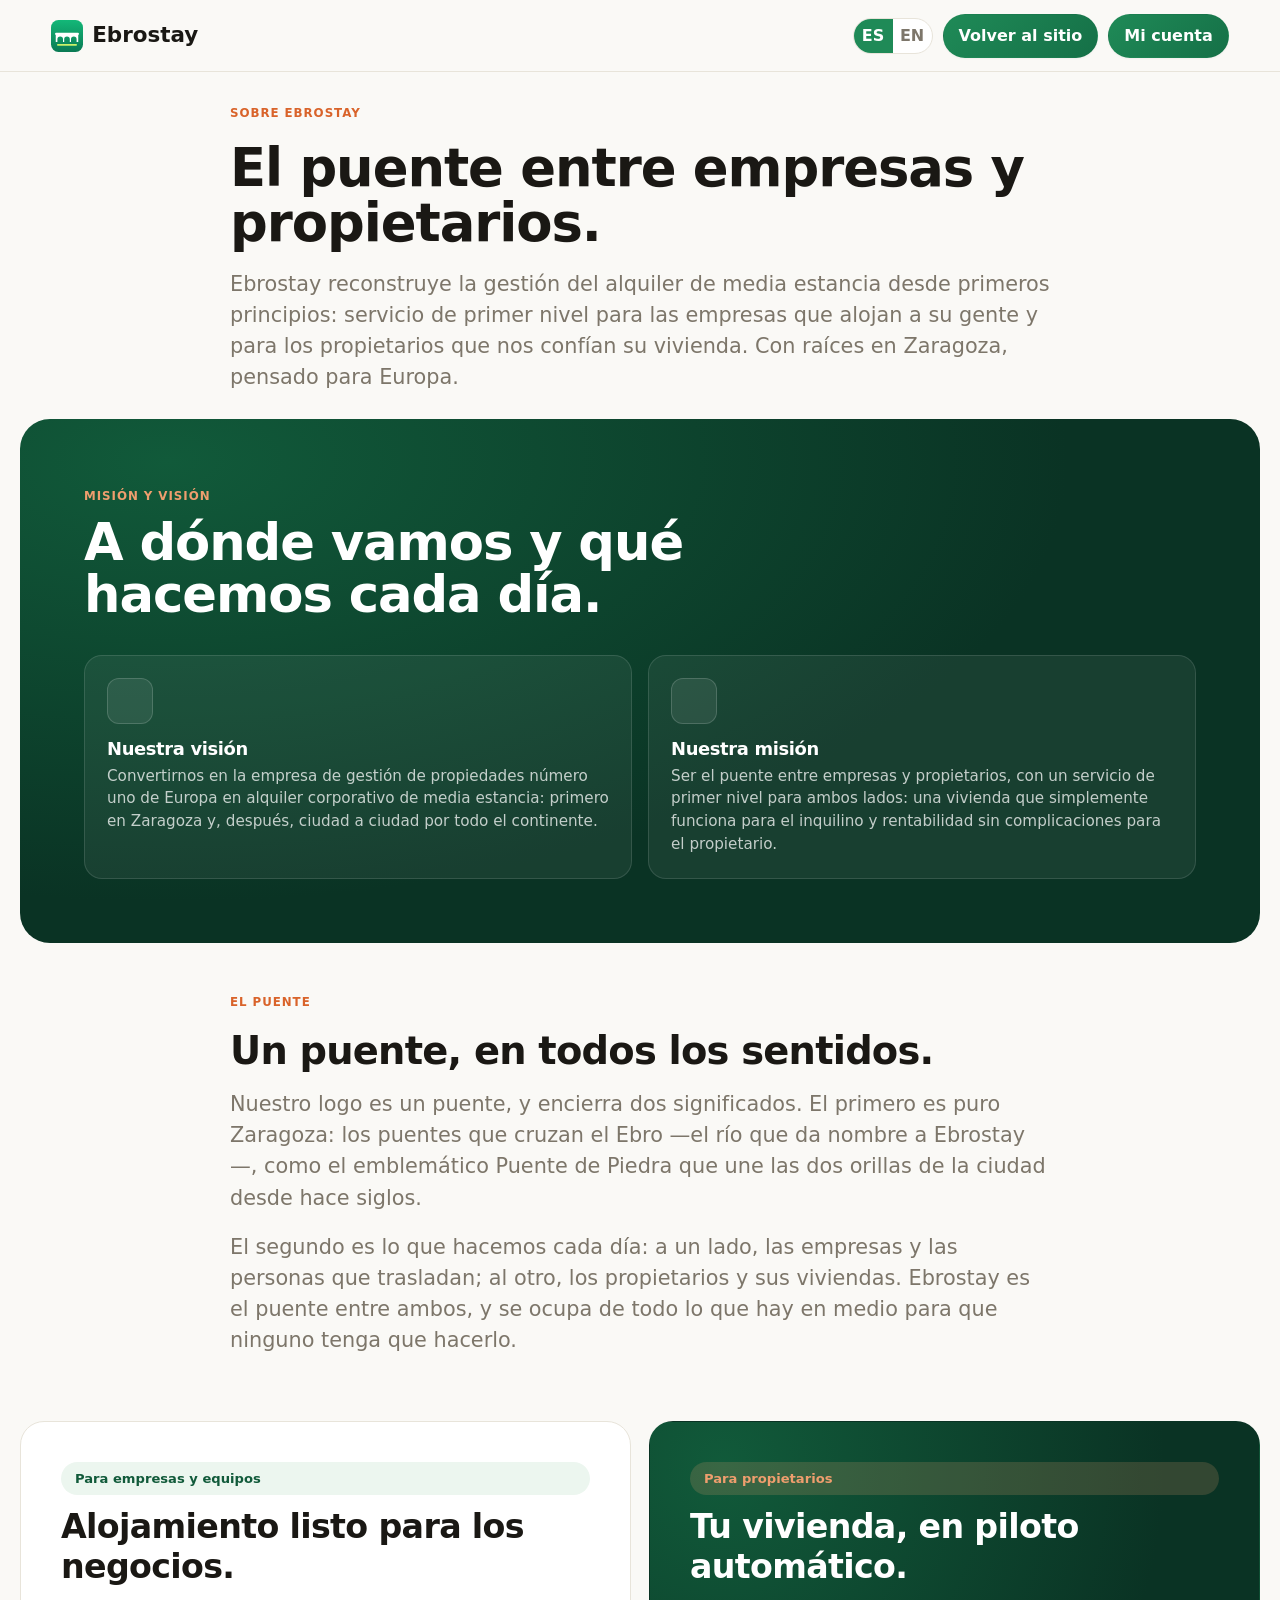
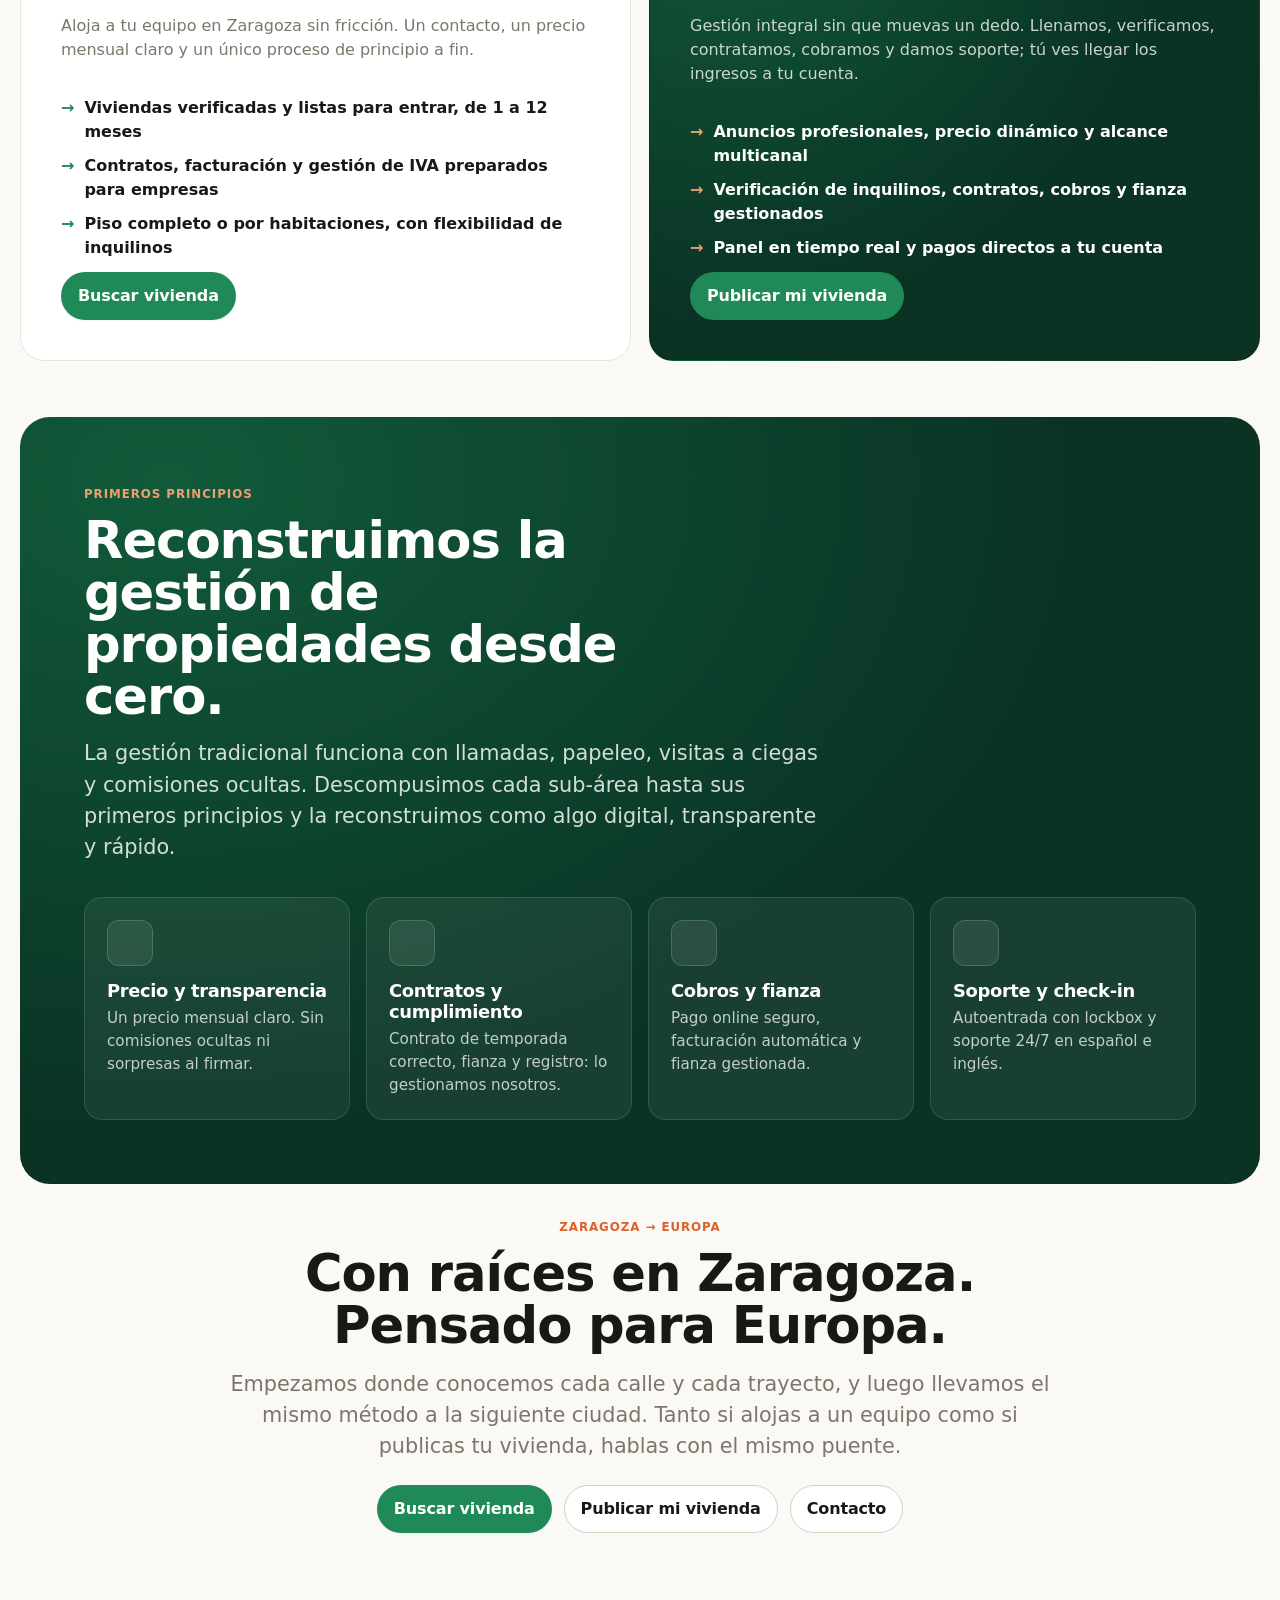
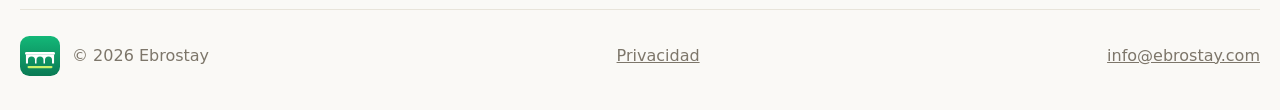
<file: about.html>
<!doctype html>
<html lang="es">
  <head>
    <meta charset="utf-8">
    <meta name="viewport" content="width=device-width, initial-scale=1">
    <title>Ebrostay | Misión, visión y nuestra historia</title>
    <meta name="description" content="El puente entre empresas y propietarios. Misión y visión de Ebrostay: alquiler corporativo de media estancia, reconstruido desde primeros principios. Con raíces en Zaragoza, pensado para Europa.">
    <link rel="canonical" href="https://ebrostay.com/about.html">
    <link rel="icon" href="assets/favicon.svg" type="image/svg+xml">
    <link rel="apple-touch-icon" href="assets/ebrostay-icon-180.png">
    <link rel="manifest" href="site.webmanifest">
    <meta name="theme-color" content="#0e9f6e">
    <link rel="preconnect" href="https://fonts.googleapis.com">
    <link rel="preconnect" href="https://fonts.gstatic.com" crossorigin>
    <link href="https://fonts.googleapis.com/css2?family=Inter:wght@400;500;600;700;800;900&family=Space+Grotesk:wght@500;600;700&display=swap" rel="stylesheet">
    <link rel="stylesheet" href="styles.css?v=design-6">
    <script defer src="https://cloud.umami.is/script.js" data-website-id="bbc35688-d574-4fed-af9b-a03f37ed9429"></script>
  </head>
  <body>
    <header class="site-header">
      <a class="brand" href="index.html" aria-label="Ebrostay home">
        <img class="brand-mark" src="assets/ebrostay-icon.svg" alt="" width="36" height="36"><span class="brand-wordmark">Ebrostay</span>
      </a>
      <div class="header-actions">
        <div class="language-switch" aria-label="Language selector">
          <button class="language-option is-active" type="button" data-lang="es">ES</button>
          <button class="language-option" type="button" data-lang="en">EN</button>
        </div>
        <a class="nav-cta" href="index.html" data-i18n="admin.back">Volver al sitio</a>
        <a class="nav-cta" href="account.html" data-i18n="bookings.button">Mi cuenta</a>
      </div>
    </header>

    <main>
      <section class="detail-page about-intro">
        <p class="section-kicker" data-i18n="about.kicker">Sobre Ebrostay</p>
        <h1 data-i18n="about.title">El puente entre empresas y propietarios.</h1>
        <p class="about-lead" data-i18n="about.lead">Ebrostay reconstruye la gestión del alquiler de media estancia desde primeros principios: servicio de primer nivel para las empresas que alojan a su gente y para los propietarios que nos confían su vivienda. Con raíces en Zaragoza, pensado para Europa.</p>
      </section>

      <section class="value-band">
        <p class="section-kicker" data-i18n="about.mvKicker">Misión y visión</p>
        <h2 data-i18n="about.mvTitle">A dónde vamos y qué hacemos cada día.</h2>
        <div class="value-grid">
          <div class="value-card">
            <span class="value-icon">🌍</span>
            <h3 data-i18n="about.visionLabel">Nuestra visión</h3>
            <p data-i18n="about.visionCopy">Convertirnos en la empresa de gestión de propiedades número uno de Europa en alquiler corporativo de media estancia.</p>
          </div>
          <div class="value-card">
            <span class="value-icon">🌉</span>
            <h3 data-i18n="about.missionLabel">Nuestra misión</h3>
            <p data-i18n="about.missionCopy">Ser el puente entre empresas y propietarios, con un servicio de primer nivel para ambos lados.</p>
          </div>
        </div>
      </section>

      <section class="detail-page about-intro">
        <p class="section-kicker" data-i18n="about.bridgeKicker">El puente</p>
        <h2 data-i18n="about.bridgeTitle">Un puente, en todos los sentidos.</h2>
        <p class="about-lead" data-i18n="about.bridgeLead">Nuestro logo es un puente, y encierra dos significados. El primero es puro Zaragoza: los puentes que cruzan el Ebro —el río que da nombre a Ebrostay—, como el emblemático Puente de Piedra que une las dos orillas de la ciudad desde hace siglos.</p>
        <p class="about-lead" data-i18n="about.bridgeLead2">El segundo es lo que hacemos cada día: a un lado, las empresas y las personas que trasladan; al otro, los propietarios y sus viviendas. Ebrostay es el puente entre ambos, y se ocupa de todo lo que hay en medio para que ninguno tenga que hacerlo.</p>
      </section>

      <section class="split-band" aria-label="Para quién">
        <div class="split-card">
          <span class="pill-tag" data-i18n="about.bizTag">Para empresas y equipos</span>
          <h3 data-i18n="about.bizTitle">Alojamiento listo para los negocios.</h3>
          <p data-i18n="about.bizCopy">Aloja a tu equipo en Zaragoza sin fricción. Un contacto, un precio mensual claro y un único proceso de principio a fin.</p>
          <ul>
            <li data-i18n="about.biz1">Viviendas verificadas y listas para entrar, de 1 a 12 meses</li>
            <li data-i18n="about.biz2">Contratos, facturación y gestión de IVA preparados para empresas</li>
            <li data-i18n="about.biz3">Piso completo o por habitaciones, con flexibilidad de inquilinos</li>
          </ul>
          <a class="button primary" href="index.html#search" data-i18n="about.bizCta">Buscar vivienda</a>
        </div>
        <div class="split-card is-owner">
          <span class="pill-tag" data-i18n="about.ownerTag">Para propietarios</span>
          <h3 data-i18n="about.ownerTitle">Tu vivienda, en piloto automático.</h3>
          <p data-i18n="about.ownerCopy">Gestión integral sin que muevas un dedo. Llenamos, verificamos, contratamos, cobramos y damos soporte; tú ves llegar los ingresos a tu cuenta.</p>
          <ul>
            <li data-i18n="about.owner1">Anuncios profesionales, precio dinámico y alcance multicanal</li>
            <li data-i18n="about.owner2">Verificación de inquilinos, contratos, cobros y fianza gestionados</li>
            <li data-i18n="about.owner3">Panel en tiempo real y pagos directos a tu cuenta</li>
          </ul>
          <a class="button primary" href="owner-listing.html" data-i18n="about.ownerCta">Publicar mi vivienda</a>
        </div>
      </section>

      <section class="value-band">
        <p class="section-kicker" data-i18n="about.fpKicker">Primeros principios</p>
        <h2 data-i18n="about.fpTitle">Reconstruimos la gestión de propiedades desde cero.</h2>
        <p class="value-lead" data-i18n="about.fpLead">La gestión tradicional funciona con llamadas, papeleo, visitas a ciegas y comisiones ocultas. Descompusimos cada sub-área hasta sus primeros principios y la reconstruimos como algo digital, transparente y rápido.</p>
        <div class="value-grid">
          <div class="value-card">
            <span class="value-icon">💸</span>
            <h3 data-i18n="about.fp1t">Precio y transparencia</h3>
            <p data-i18n="about.fp1c">Un precio mensual claro. Sin comisiones ocultas ni sorpresas al firmar.</p>
          </div>
          <div class="value-card">
            <span class="value-icon">📄</span>
            <h3 data-i18n="about.fp2t">Contratos y cumplimiento</h3>
            <p data-i18n="about.fp2c">Contrato de temporada correcto, fianza y registro: lo gestionamos nosotros.</p>
          </div>
          <div class="value-card">
            <span class="value-icon">🔐</span>
            <h3 data-i18n="about.fp3t">Cobros y fianza</h3>
            <p data-i18n="about.fp3c">Pago online seguro, facturación automática y fianza gestionada.</p>
          </div>
          <div class="value-card">
            <span class="value-icon">💬</span>
            <h3 data-i18n="about.fp4t">Soporte y check-in</h3>
            <p data-i18n="about.fp4c">Autoentrada con lockbox y soporte 24/7 en español e inglés.</p>
          </div>
        </div>
      </section>

      <section class="detail-page about-cta">
        <p class="section-kicker" data-i18n="about.rootsKicker">Zaragoza → Europa</p>
        <h2 data-i18n="about.ctaTitle">Con raíces en Zaragoza. Pensado para Europa.</h2>
        <p class="about-lead" data-i18n="about.ctaCopy">Empezamos donde conocemos cada calle y cada trayecto, y luego llevamos el mismo método a la siguiente ciudad. Tanto si alojas a un equipo como si publicas tu vivienda, hablas con el mismo puente.</p>
        <div class="about-ctas">
          <a class="button primary" href="index.html#search" data-i18n="about.ctaFind">Buscar vivienda</a>
          <a class="button ghost" href="owner-listing.html" data-i18n="about.ctaList">Publicar mi vivienda</a>
          <a class="button ghost" href="index.html#contact" data-i18n="nav.contact">Contacto</a>
        </div>
      </section>
    </main>

    <footer class="site-footer">
      <span class="footer-brand">
        <img class="footer-logo" src="assets/ebrostay-icon.svg" alt="Ebrostay" width="44" height="44">
        <span>&copy; <span id="year"></span> Ebrostay</span>
      </span>
      <a href="privacy.html" data-i18n="nav.privacy">Privacidad</a>
      <a href="mailto:info@ebrostay.com">info@ebrostay.com</a>
    </footer>

    <script src="data.js?v=design-6"></script>
    <script>
      const languageButtons = document.querySelectorAll("[data-lang]");
      let currentLanguage = localStorage.getItem("ebrostay-language") || "es";
      const t = (key) => translations[currentLanguage][key] || translations.es[key] || key;

      function applyLanguage(language) {
        currentLanguage = translations[language] ? language : "es";
        localStorage.setItem("ebrostay-language", currentLanguage);
        document.documentElement.lang = currentLanguage;
        document.querySelectorAll("[data-i18n]").forEach((element) => {
          element.textContent = t(element.dataset.i18n);
        });
        languageButtons.forEach((button) => {
          button.classList.toggle("is-active", button.dataset.lang === currentLanguage);
        });
      }

      languageButtons.forEach((button) => {
        button.addEventListener("click", () => applyLanguage(button.dataset.lang));
      });
      document.querySelector("#year").textContent = new Date().getFullYear();
      applyLanguage(currentLanguage);
    </script>
  </body>
</html>
</file>
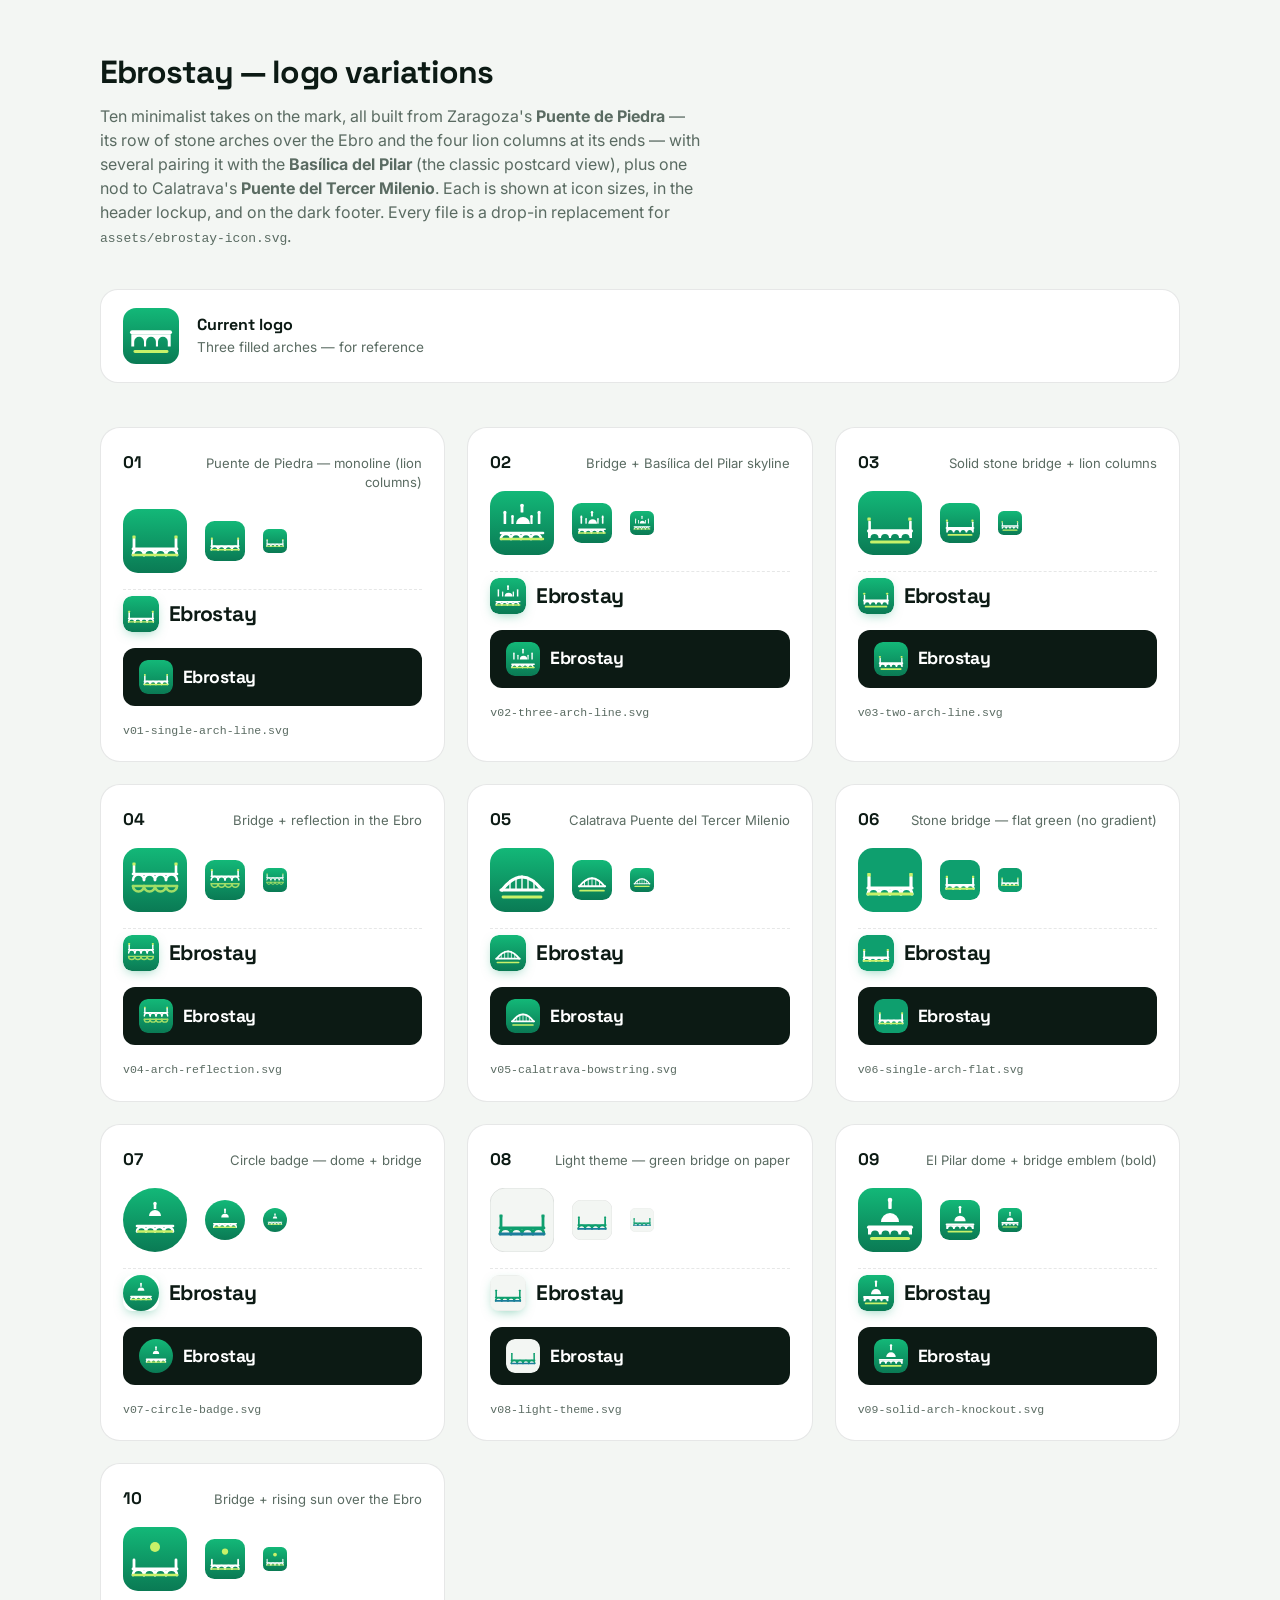
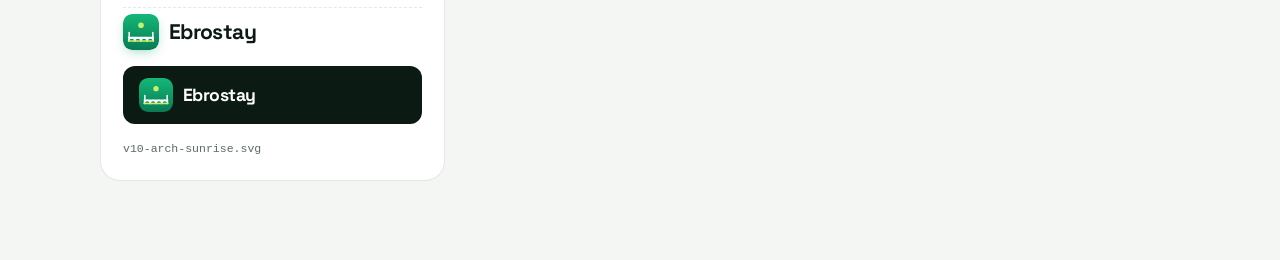
<file: logo-variations.html>
<!DOCTYPE html>
<html lang="en">
<head>
  <meta charset="UTF-8">
  <meta name="viewport" content="width=device-width, initial-scale=1.0">
  <title>Ebrostay — Logo variations</title>
  <link rel="icon" href="assets/favicon.svg" type="image/svg+xml">
  <link rel="preconnect" href="https://fonts.googleapis.com">
  <link href="https://fonts.googleapis.com/css2?family=Space+Grotesk:wght@500;700&family=Inter:wght@400;600&display=swap" rel="stylesheet">
  <style>
    :root {
      --ink: #0c1a14; --muted: #5a6b62; --paper: #f3f6f3;
      --surface: #ffffff; --line: rgba(12,26,20,0.10);
      --display: "Space Grotesk", system-ui, sans-serif;
    }
    * { box-sizing: border-box; }
    body {
      margin: 0; background: var(--paper); color: var(--ink);
      font-family: Inter, system-ui, sans-serif; line-height: 1.5;
      padding: 48px 24px 80px;
    }
    .wrap { max-width: 1080px; margin: 0 auto; }
    h1 { font-family: var(--display); font-size: 2rem; letter-spacing: -0.03em; margin: 0 0 8px; }
    .lede { color: var(--muted); max-width: 60ch; margin: 0 0 40px; }
    .current {
      display: flex; align-items: center; gap: 18px; padding: 18px 22px;
      background: var(--surface); border: 1px solid var(--line);
      border-radius: 18px; margin-bottom: 44px;
    }
    .current img { width: 56px; height: 56px; }
    .current .label { font-family: var(--display); font-weight: 700; }
    .current .label span { display: block; font-family: Inter; font-weight: 400; color: var(--muted); font-size: 0.85rem; }
    .grid {
      display: grid; grid-template-columns: repeat(auto-fill, minmax(300px, 1fr));
      gap: 22px;
    }
    .card {
      background: var(--surface); border: 1px solid var(--line);
      border-radius: 20px; padding: 22px; display: flex; flex-direction: column; gap: 16px;
    }
    .card-head { display: flex; align-items: baseline; justify-content: space-between; gap: 8px; }
    .card-head .num { font-family: var(--display); font-weight: 700; font-size: 1.05rem; }
    .card-head .name { color: var(--muted); font-size: 0.82rem; text-align: right; }
    .sizes { display: flex; align-items: center; gap: 18px; }
    .sizes img.big { width: 64px; height: 64px; }
    .sizes img.mid { width: 40px; height: 40px; }
    .sizes img.sm  { width: 24px; height: 24px; }
    /* header lockup preview, mirrors the real site brand styles */
    .lockup { display: flex; align-items: center; gap: 10px; padding-top: 6px; border-top: 1px dashed var(--line); }
    .lockup img { width: 36px; height: 36px; border-radius: 9px; box-shadow: 0 4px 12px -4px rgba(14,159,110,0.5); }
    .lockup .word { font-family: var(--display); font-weight: 700; font-size: 1.32rem; letter-spacing: -0.03em; }
    /* dark strip to check contrast on dark footer */
    .ondark { background: #0c1a14; border-radius: 12px; padding: 12px 16px; display: flex; align-items: center; gap: 10px; }
    .ondark img { width: 34px; height: 34px; border-radius: 9px; }
    .ondark .word { font-family: var(--display); font-weight: 700; color: #fff; font-size: 1.1rem; letter-spacing: -0.03em; }
    .file { font-size: 0.72rem; color: var(--muted); font-family: ui-monospace, monospace; }
  </style>
</head>
<body>
  <div class="wrap">
    <h1>Ebrostay — logo variations</h1>
    <p class="lede">Ten minimalist takes on the mark, all built from Zaragoza's <strong>Puente de Piedra</strong> — its row of stone arches over the Ebro and the four lion columns at its ends — with several pairing it with the <strong>Basílica del Pilar</strong> (the classic postcard view), plus one nod to Calatrava's <strong>Puente del Tercer Milenio</strong>. Each is shown at icon sizes, in the header lockup, and on the dark footer. Every file is a drop-in replacement for <code>assets/ebrostay-icon.svg</code>.</p>

    <div class="current">
      <img src="assets/ebrostay-icon.svg" alt="Current logo">
      <div class="label">Current logo<span>Three filled arches — for reference</span></div>
    </div>

    <div class="grid" id="grid"></div>
  </div>

  <script>
    const variants = [
      ["01", "Puente de Piedra — monoline (lion columns)", "v01-single-arch-line.svg"],
      ["02", "Bridge + Basílica del Pilar skyline", "v02-three-arch-line.svg"],
      ["03", "Solid stone bridge + lion columns", "v03-two-arch-line.svg"],
      ["04", "Bridge + reflection in the Ebro", "v04-arch-reflection.svg"],
      ["05", "Calatrava Puente del Tercer Milenio", "v05-calatrava-bowstring.svg"],
      ["06", "Stone bridge — flat green (no gradient)", "v06-single-arch-flat.svg"],
      ["07", "Circle badge — dome + bridge", "v07-circle-badge.svg"],
      ["08", "Light theme — green bridge on paper", "v08-light-theme.svg"],
      ["09", "El Pilar dome + bridge emblem (bold)", "v09-solid-arch-knockout.svg"],
      ["10", "Bridge + rising sun over the Ebro", "v10-arch-sunrise.svg"],
    ];
    const grid = document.getElementById("grid");
    for (const [num, name, file] of variants) {
      const src = "assets/logo-variations/" + file;
      const card = document.createElement("div");
      card.className = "card";
      card.innerHTML = `
        <div class="card-head">
          <span class="num">${num}</span>
          <span class="name">${name}</span>
        </div>
        <div class="sizes">
          <img class="big" src="${src}" alt="${name} 64px">
          <img class="mid" src="${src}" alt="${name} 40px">
          <img class="sm"  src="${src}" alt="${name} 24px">
        </div>
        <div class="lockup">
          <img src="${src}" alt="">
          <span class="word">Ebrostay</span>
        </div>
        <div class="ondark">
          <img src="${src}" alt="">
          <span class="word">Ebrostay</span>
        </div>
        <div class="file">${file}</div>
      `;
      grid.appendChild(card);
    }
  </script>
</body>
</html>
</file>
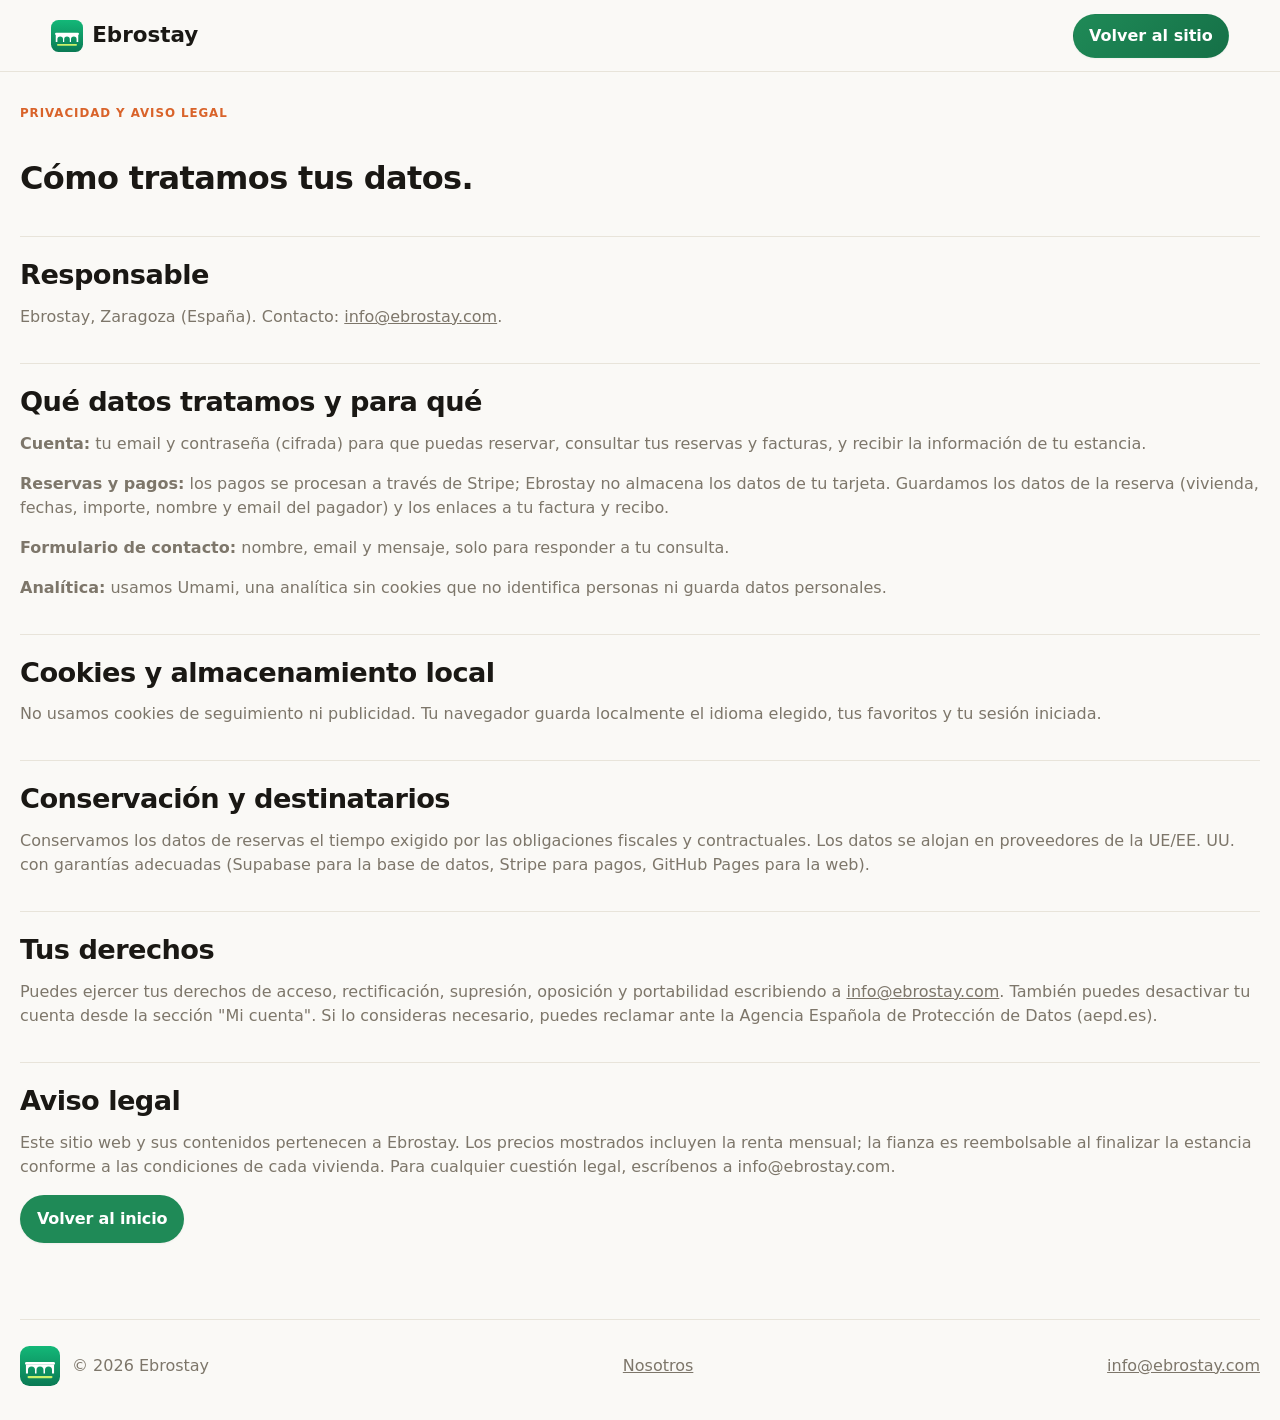
<file: privacy.html>
<!doctype html>
<html lang="es">
  <head>
    <meta charset="utf-8">
    <meta name="viewport" content="width=device-width, initial-scale=1">
    <title>Ebrostay | Privacidad y aviso legal</title>
    <meta name="description" content="Política de privacidad y aviso legal de Ebrostay.">
    <link rel="canonical" href="https://ebrostay.com/privacy.html">
    <link rel="icon" href="assets/favicon.svg" type="image/svg+xml">
    <link rel="apple-touch-icon" href="assets/ebrostay-icon-180.png">
    <link rel="manifest" href="site.webmanifest">
    <meta name="theme-color" content="#0e9f6e">
    <link rel="preconnect" href="https://fonts.googleapis.com">
    <link rel="preconnect" href="https://fonts.gstatic.com" crossorigin>
    <link href="https://fonts.googleapis.com/css2?family=Inter:wght@400;500;600;700;800;900&family=Space+Grotesk:wght@500;600;700&display=swap" rel="stylesheet">
    <link rel="stylesheet" href="styles.css?v=design-6">
    <script defer src="https://cloud.umami.is/script.js" data-website-id="bbc35688-d574-4fed-af9b-a03f37ed9429"></script>
  </head>
  <body>
    <header class="site-header">
      <a class="brand" href="index.html" aria-label="Ebrostay home">
        <img class="brand-mark" src="assets/ebrostay-icon.svg" alt="" width="36" height="36"><span class="brand-wordmark">Ebrostay</span>
      </a>
      <div class="header-actions">
        <a class="nav-cta" href="index.html">Volver al sitio</a>
      </div>
    </header>

    <main class="detail-page about-page">
      <p class="section-kicker">Privacidad y aviso legal</p>
      <h1>Cómo tratamos tus datos.</h1>

      <section class="detail-section">
        <h2>Responsable</h2>
        <p>Ebrostay, Zaragoza (España). Contacto: <a href="mailto:info@ebrostay.com">info@ebrostay.com</a>.</p>
      </section>

      <section class="detail-section">
        <h2>Qué datos tratamos y para qué</h2>
        <p><strong>Cuenta:</strong> tu email y contraseña (cifrada) para que puedas reservar, consultar tus reservas y facturas, y recibir la información de tu estancia.</p>
        <p><strong>Reservas y pagos:</strong> los pagos se procesan a través de Stripe; Ebrostay no almacena los datos de tu tarjeta. Guardamos los datos de la reserva (vivienda, fechas, importe, nombre y email del pagador) y los enlaces a tu factura y recibo.</p>
        <p><strong>Formulario de contacto:</strong> nombre, email y mensaje, solo para responder a tu consulta.</p>
        <p><strong>Analítica:</strong> usamos Umami, una analítica sin cookies que no identifica personas ni guarda datos personales.</p>
      </section>

      <section class="detail-section">
        <h2>Cookies y almacenamiento local</h2>
        <p>No usamos cookies de seguimiento ni publicidad. Tu navegador guarda localmente el idioma elegido, tus favoritos y tu sesión iniciada.</p>
      </section>

      <section class="detail-section">
        <h2>Conservación y destinatarios</h2>
        <p>Conservamos los datos de reservas el tiempo exigido por las obligaciones fiscales y contractuales. Los datos se alojan en proveedores de la UE/EE. UU. con garantías adecuadas (Supabase para la base de datos, Stripe para pagos, GitHub Pages para la web).</p>
      </section>

      <section class="detail-section">
        <h2>Tus derechos</h2>
        <p>Puedes ejercer tus derechos de acceso, rectificación, supresión, oposición y portabilidad escribiendo a <a href="mailto:info@ebrostay.com">info@ebrostay.com</a>. También puedes desactivar tu cuenta desde la sección "Mi cuenta". Si lo consideras necesario, puedes reclamar ante la Agencia Española de Protección de Datos (aepd.es).</p>
      </section>

      <section class="detail-section">
        <h2>Aviso legal</h2>
        <p>Este sitio web y sus contenidos pertenecen a Ebrostay. Los precios mostrados incluyen la renta mensual; la fianza es reembolsable al finalizar la estancia conforme a las condiciones de cada vivienda. Para cualquier cuestión legal, escríbenos a info@ebrostay.com.</p>
      </section>

      <a class="button primary" href="index.html">Volver al inicio</a>
    </main>

    <footer class="site-footer">
      <span class="footer-brand">
        <img class="footer-logo" src="assets/ebrostay-icon.svg" alt="Ebrostay" width="44" height="44">
        <span>&copy; <span id="year"></span> Ebrostay</span>
      </span>
      <a href="about.html">Nosotros</a>
      <a href="mailto:info@ebrostay.com">info@ebrostay.com</a>
    </footer>
    <script>document.querySelector("#year").textContent = new Date().getFullYear();</script>
  </body>
</html>
</file>
<file: styles.css>
:root {
  /* ============================================================
     EBROSTAY DESIGN SYSTEM TOKENS
     Mirrors ebrostay-design-system/project/tokens/*. Rules reference
     the semantic aliases / legacy hooks below, never the raw scales,
     so the dark theme can re-point everything in one place.
     ============================================================ */

  /* Brand green scale — trust, nature, the river */
  --green-50: #ecf6ef; --green-100: #d2ebda; --green-200: #a6d6b8;
  --green-300: #71bd91; --green-400: #43a06f; --green-500: #1f8a57;
  --green-600: #157047; --green-700: #115a3a; --green-800: #0e4730;
  --green-900: #0a3324;

  /* Terracotta / clay scale — Aragón sun & brick (a spice, used sparingly) */
  --clay-50: #fdf3ec; --clay-100: #fbe2d1; --clay-200: #f6c2a1;
  --clay-300: #ef9e6e; --clay-400: #e87f45; --clay-500: #d9632a;
  --clay-600: #b84e20; --clay-700: #93401f; --clay-800: #6f331c;
  --clay-900: #4a2414;

  /* Warm stone neutrals */
  --stone-0: #ffffff; --stone-50: #faf9f6; --stone-100: #f4f2ec;
  --stone-200: #e8e4da; --stone-300: #d6d0c3; --stone-400: #aaa392;
  --stone-500: #7d766a; --stone-600: #5a544b; --stone-700: #423d36;
  --stone-800: #2a2722; --stone-900: #1a1814;

  /* Raw semantic hues */
  --blue-500: #2f74cc; --amber-500: #d99412; --red-500: #cf4040;

  /* Semantic — text */
  --text-strong: var(--stone-900);
  --text-body: var(--stone-700);
  --text-muted: var(--stone-500);
  --text-subtle: var(--stone-400);
  --text-inverse: var(--stone-0);
  --text-brand: var(--green-600);

  /* Semantic — surfaces */
  --surface-page: var(--stone-50);
  --surface-card: var(--stone-0);
  --surface-sunken: var(--stone-100);
  --surface-inverse: var(--green-900);
  --surface-brand-soft: var(--green-50);
  --surface-accent-soft: var(--clay-50);

  /* Glass — translucent/blur chrome over imagery */
  --glass-strong: rgba(255, 255, 255, 0.88);
  --glass-light: rgba(255, 255, 255, 0.72);
  --glass-blur: 16px;

  /* Borders — hairlines do most separation in this flat system */
  --border-subtle: var(--stone-200);
  --border-default: var(--stone-300);
  --border-strong: var(--stone-400);

  /* Brand actions / accents / feedback */
  --brand: var(--green-500);
  --brand-hover: var(--green-600);
  --brand-active: var(--green-700);
  --accent: var(--clay-500);
  --accent-hover: var(--clay-600);
  --info: var(--blue-500);
  --warning: var(--amber-500);
  --danger: var(--red-500);
  --focus-ring: rgba(31, 138, 87, 0.40);
  --star: #e6a52a;

  /* Spacing scale (4px base) */
  --space-1: 0.25rem; --space-2: 0.5rem; --space-3: 0.75rem;
  --space-4: 1rem;    --space-5: 1.5rem; --space-6: 2rem;
  --space-7: 2.5rem;  --space-8: 3rem;   --space-9: 4rem;
  --space-10: 5rem;   --space-12: 7rem;  --space-16: 10rem;

  /* Type — families */
  --font-display: "Bricolage Grotesque", "Hanken Grotesque", ui-sans-serif, system-ui, -apple-system, "Segoe UI", sans-serif;
  --font-sans: "Hanken Grotesque", ui-sans-serif, system-ui, -apple-system, "Segoe UI", sans-serif;
  --font-mono: "JetBrains Mono", ui-monospace, "SF Mono", Menlo, monospace;

  /* Type — fixed UI scale + fluid display scale */
  --text-xs: 0.75rem; --text-sm: 0.875rem; --text-base: 1rem;
  --text-md: 1.125rem; --text-lg: 1.3125rem; --text-xl: 1.625rem;
  --text-2xl: clamp(1.625rem, calc(1.30rem + 1.6vw), 2rem);
  --text-3xl: clamp(2rem, calc(1.55rem + 2.2vw), 2.5rem);
  --text-4xl: clamp(2.375rem, calc(1.70rem + 3.3vw), 3.125rem);
  --text-5xl: clamp(2.75rem, calc(1.85rem + 4.4vw), 3.875rem);
  --text-6xl: clamp(3.25rem, calc(2.00rem + 6.0vw), 4.75rem);

  /* Type — semantic weights. The system runs LIGHT: display & headings
     sit at 600, body at 400; 700 is reserved for rare deliberate accents. */
  --weight-body: 400;
  --weight-medium: 500;
  --weight-heading: 600;
  --weight-display: 600;
  --weight-emphasis: 600;
  --weight-strong: 700;

  /* Line heights */
  --leading-tight: 1.08;
  --leading-snug: 1.22;
  --leading-normal: 1.5;
  --leading-relaxed: 1.65;

  /* Letter spacing */
  --tracking-tight: -0.02em;
  --tracking-snug: -0.01em;
  --tracking-caps: 0.08em;   /* uppercase eyebrows */

  /* Radii — consolidated, deliberate set */
  --radius-sm: 8px;   /* tags, chips, inner elements */
  --radius-md: 12px;  /* buttons, inputs, selects */
  --radius-lg: 18px;  /* cards, photos, panels (workhorse) */
  --radius-xl: 24px;  /* large surfaces, booking card */
  --radius-2xl: 30px; /* hero / feature bands */
  --radius-pill: 999px;

  /* Shadows — FLAT system. Light, warm-tinted; hairlines do the rest. */
  --shadow-xs: 0 1px 1px rgba(42, 39, 34, 0.04);
  --shadow-sm: 0 1px 2px rgba(42, 39, 34, 0.05);
  --shadow-md: 0 1px 2px rgba(42, 39, 34, 0.04), 0 4px 12px rgba(42, 39, 34, 0.06);
  --shadow-lg: 0 2px 6px rgba(42, 39, 34, 0.05), 0 12px 28px rgba(42, 39, 34, 0.09);
  --shadow-xl: 0 6px 16px rgba(42, 39, 34, 0.07), 0 24px 56px rgba(42, 39, 34, 0.12);
  --shadow-brand: 0 6px 18px rgba(31, 138, 87, 0.22);

  /* Focus ring */
  --ring-focus: 0 0 0 3px var(--focus-ring);

  /* Motion */
  --ease-out: cubic-bezier(0.22, 0.61, 0.36, 1);
  --ease-inout: cubic-bezier(0.65, 0, 0.35, 1);
  --ease-spring: cubic-bezier(0.34, 1.56, 0.64, 1);
  --dur-fast: 120ms;
  --dur-base: 200ms;
  --dur-slow: 360ms;

  /* Gradients (intentionally dark — used on inverse bands in both themes) */
  --grad-primary: linear-gradient(135deg, #1f8a57, #157047);
  --grad-ink: radial-gradient(125% 145% at 12% 8%, #115a3a 0%, #0a3324 58%);

  /* ===== Legacy hooks → design-system tokens (kept so existing rules
     keep working while the vocabulary converges) ===== */
  --ink: var(--text-strong);
  --ink-soft: var(--text-strong);
  --muted: var(--text-muted);
  --paper: var(--surface-page);
  --surface: var(--surface-card);
  --sunken: var(--surface-sunken);
  --mist: var(--surface-brand-soft);
  --line: var(--border-subtle);
  --line-strong: var(--border-default);
  --green: var(--brand);
  --lime: var(--clay-300);
  --river: var(--info);
  --clay: var(--accent);
  --red: var(--danger);
  --radius: var(--radius-md);
  --shadow: var(--shadow-lg);
  --display: var(--font-display);
  --mono: var(--font-mono);
}

/* ============================================================
   DARK THEME — set data-theme="dark" on <html>. Overrides only the
   semantic aliases; the raw scales stay fixed. Warm near-black
   surfaces keep the Mediterranean warmth at night.
   ============================================================ */
[data-theme="dark"] {
  color-scheme: dark;

  --text-strong: #f5f3ee;
  --text-body: #d8d2c6;
  --text-muted: #a7a08f;
  --text-subtle: #7f7868;
  --text-inverse: #1a1814;
  --text-brand: var(--green-300);

  --surface-page: #15140f;
  --surface-card: #1f1d17;
  --surface-sunken: #1a1813;
  --surface-inverse: #f5f3ee;
  --surface-brand-soft: rgba(67, 160, 111, 0.16);
  --surface-accent-soft: rgba(232, 127, 69, 0.16);

  --glass-strong: rgba(31, 29, 23, 0.82);
  --glass-light: rgba(31, 29, 23, 0.60);

  --border-subtle: rgba(245, 243, 238, 0.09);
  --border-default: rgba(245, 243, 238, 0.15);
  --border-strong: rgba(245, 243, 238, 0.26);

  --brand-hover: var(--green-400);
  --brand-active: var(--green-300);
  --accent: var(--clay-400);
  --accent-hover: var(--clay-300);

  --focus-ring: rgba(67, 160, 111, 0.5);
}

* {
  box-sizing: border-box;
}

[hidden] {
  display: none !important;
}

html {
  scroll-behavior: smooth;
}

body {
  margin: 0;
  color: var(--ink);
  background: var(--paper);
  font-family: "Hanken Grotesque", ui-sans-serif, system-ui, -apple-system, "Segoe UI", sans-serif;
  line-height: 1.5;
  -webkit-font-smoothing: antialiased;
  text-rendering: optimizeLegibility;
}

img {
  display: block;
  max-width: 100%;
}

a {
  color: inherit;
}

button,
input,
select,
textarea {
  font: inherit;
}

.site-header {
  position: sticky;
  top: 0;
  z-index: 90;
  display: flex;
  align-items: center;
  justify-content: space-between;
  flex-wrap: wrap;
  gap: 22px;
  min-height: 72px;
  padding: 10px clamp(18px, 4vw, 54px);
  border-bottom: 1px solid var(--line);
  background: var(--paper);
  backdrop-filter: blur(var(--glass-blur));
}

.brand,
.nav-links,
.nav-cta,
.button,
.language-option {
  text-decoration: none;
}

.brand {
  display: inline-flex;
  align-items: center;
  flex: 0 0 auto;
  min-width: 108px;
}

.brand-logo {
  width: 108px;
  height: auto;
}

.nav-links {
  display: flex;
  gap: clamp(14px, 2.4vw, 30px);
  color: var(--muted);
  font-size: 0.95rem;
  font-weight: 600;
}

.header-actions {
  display: flex;
  align-items: center;
  justify-content: flex-end;
  flex: 1 1 auto;
  min-width: 0;
  flex-wrap: wrap;
  gap: 10px;
}

.language-switch {
  display: inline-flex;
  overflow: hidden;
  border: 1px solid var(--line);
  border-radius: var(--radius-pill);
  background: var(--surface);
}

.language-option {
  min-width: 39px;
  min-height: 34px;
  border: 0;
  color: var(--muted);
  background: transparent;
  font-weight: 600;
  cursor: pointer;
}

.language-option.is-active {
  color: #fff;
  background: var(--green);
}

.nav-cta {
  min-width: max-content;
  border: 1px solid var(--green);
  border-radius: var(--radius-pill);
  padding: 9px 15px;
  color: var(--green);
  font-weight: 600;
}

.hero {
  position: relative;
  min-height: 620px;
  display: grid;
  align-items: end;
  overflow: hidden;
  padding: 96px clamp(22px, 7vw, 92px) 72px;
  color: #fff;
}

.hero-image,
.hero-overlay {
  position: absolute;
  inset: 0;
  width: 100%;
  height: 100%;
}

.hero-image {
  object-fit: cover;
}

.hero-overlay {
  background:
    linear-gradient(90deg, rgba(13, 29, 24, 0.78), rgba(13, 29, 24, 0.34) 56%, rgba(13, 29, 24, 0.12)),
    linear-gradient(0deg, rgba(10, 20, 17, 0.72), rgba(10, 20, 17, 0.04) 52%);
}

.hero-content {
  position: relative;
  width: min(920px, 100%);
}

.eyebrow,
.section-kicker {
  margin: 0 0 10px;
  color: var(--clay);
  font-size: var(--text-xs);
  font-weight: var(--weight-emphasis);
  letter-spacing: var(--tracking-caps);
  text-transform: uppercase;
}

.hero h1 {
  width: min(780px, 100%);
  margin: 0;
  font-size: var(--text-6xl);
  line-height: var(--leading-tight, 1.08);
  letter-spacing: var(--tracking-tight);
}

.hero-copy {
  width: min(640px, 100%);
  margin: 22px 0 0;
  color: rgba(255, 255, 255, 0.9);
  font-size: clamp(1.05rem, 2vw, 1.34rem);
}

.hero-search {
  display: grid;
  grid-template-columns: minmax(160px, 1.2fr) 150px 150px 110px auto;
  gap: 10px;
  align-items: end;
  width: min(980px, 100%);
  margin-top: 28px;
  border: 1px solid rgba(255, 255, 255, 0.35);
  border-radius: var(--radius-sm);
  padding: 14px;
  background: rgba(255, 255, 255, 0.16);
  backdrop-filter: blur(var(--glass-blur));
}

.hero-search label {
  color: var(--ink);
}

.hero-search input {
  min-height: 48px;
  background: var(--glass-strong);
}

.trust-row {
  display: flex;
  flex-wrap: wrap;
  gap: 10px;
  margin-top: 18px;
}

.trust-row span {
  border: 1px solid rgba(255, 255, 255, 0.28);
  border-radius: var(--radius-pill);
  padding: 7px 11px;
  background: rgba(255, 255, 255, 0.1);
  color: rgba(255, 255, 255, 0.9);
  font-size: 0.9rem;
  font-weight: 600;
}

.button {
  display: inline-flex;
  min-height: 46px;
  align-items: center;
  justify-content: center;
  border: 1px solid transparent;
  border-radius: var(--radius-sm);
  padding: 11px 16px;
  font-weight: 600;
  cursor: pointer;
}

.button.primary {
  background: var(--clay);
  color: #fff;
}

.button.ghost {
  border-color: var(--line);
  color: var(--ink);
  background: var(--surface);
}

.marketplace,
.how-section,
.owner-band,
.contact-section,
.site-footer {
  width: min(1240px, calc(100% - 38px));
  margin: 0 auto;
}

.marketplace {
  padding: 46px 0 76px;
  scroll-margin-top: calc(var(--filter-sticky-top, 72px) + 22px);
}

.marketplace-toolbar {
  display: flex;
  align-items: end;
  justify-content: space-between;
  gap: 24px;
  margin-bottom: 20px;
}

h2 {
  margin: 0;
  font-size: clamp(1.9rem, 4vw, 3.4rem);
  line-height: 1.02;
  letter-spacing: var(--tracking-tight);
}

h3 {
  margin: 0;
  font-size: 1.18rem;
  line-height: 1.18;
}

p {
  color: var(--muted);
}

.result-tools {
  display: flex;
  align-items: center;
  gap: 16px;
  color: var(--green);
  font-weight: 600;
}

.sort-control {
  display: grid;
  gap: 4px;
  min-width: 188px;
}

.sort-control select {
  width: 100%;
}

.filter-toggle {
  display: none;
}

.marketplace-layout {
  display: grid;
  grid-template-columns: minmax(0, 1fr) minmax(384px, 40vw);
  grid-template-areas:
    "filters filters"
    "results map";
  gap: 22px;
  align-items: start;
}

.filter-panel {
  position: sticky;
  top: var(--filter-sticky-top, 72px);
  z-index: 80;
  grid-area: filters;
  margin-top: -8px;
  padding: 8px 0;
  background: var(--paper);
  backdrop-filter: blur(14px);
}

.map-panel {
  position: sticky;
  top: var(--map-sticky-top, 152px);
  z-index: 1;
  grid-area: map;
  height: clamp(384px, 64vh, calc(100vh - var(--map-sticky-top, 152px) - 18px));
  min-height: 384px;
  min-width: 0;
}

.results-column {
  position: relative;
  z-index: 0;
  grid-area: results;
  min-width: 0;
}

.availability-filter,
.map-card,
.inquiry-form {
  border: 1px solid var(--line);
  border-radius: var(--radius-sm);
  background: var(--surface);
  box-shadow: 0 10px 28px rgba(24, 33, 29, 0.07);
}

.availability-filter {
  display: flex;
  flex-wrap: wrap;
  align-items: end;
  gap: 10px;
  padding: 12px;
}

.availability-filter > label,
.availability-filter .date-pair label {
  gap: 4px;
  font-size: 0.78rem;
}

.availability-filter input,
.availability-filter select {
  min-height: 40px;
  padding: 8px 10px;
}

.date-pair {
  display: grid;
  grid-template-columns: 1fr 1fr;
  gap: 10px;
}

.filter-field {
  flex: 1 1 148px;
  min-width: 138px;
}

.city-filter-field {
  flex: 1.1 1 154px;
}

.compact-filter-field {
  flex: 0.75 1 128px;
}

.date-pair.filter-field {
  flex: 1.55 1 260px;
  min-width: min(100%, 236px);
}

.filter-actions {
  display: flex;
  flex: 0 0 auto;
  gap: 8px;
}

.area-filter-dropdown,
.more-filter-dropdown {
  position: relative;
  flex: 0 0 auto;
}

.area-filter-dropdown summary,
.more-filter-dropdown summary {
  display: inline-flex;
  align-items: center;
  justify-content: center;
  gap: 8px;
  min-height: 44px;
  border: 1px solid var(--line);
  border-radius: var(--radius-pill);
  padding: 10px 13px;
  color: var(--ink);
  background: var(--surface);
  font-weight: 600;
  cursor: pointer;
  list-style: none;
  white-space: nowrap;
}

.filter-actions .button,
.area-filter-dropdown summary,
.more-filter-dropdown summary {
  min-height: 40px;
  padding-top: 8px;
  padding-bottom: 8px;
}

.area-filter-dropdown summary::-webkit-details-marker,
.more-filter-dropdown summary::-webkit-details-marker {
  display: none;
}

.area-filter-dropdown summary::after,
.more-filter-dropdown summary::after {
  content: "";
  width: 0;
  height: 0;
  border-left: 4px solid transparent;
  border-right: 4px solid transparent;
  border-top: 6px solid var(--muted);
  transition: transform 160ms var(--ease-out);
}

.area-filter-dropdown[open] summary,
.more-filter-dropdown[open] summary {
  border-color: var(--green);
  color: var(--text-brand);
  background: var(--mist);
}

.area-filter-dropdown[open] summary::after,
.more-filter-dropdown[open] summary::after {
  transform: rotate(180deg);
}

.area-filter-dropdown .map-filter-options,
.more-filter-content {
  position: absolute;
  top: calc(100% + 8px);
  left: 0;
  z-index: 70;
  border: 1px solid var(--line);
  border-radius: var(--radius-sm);
  background: var(--surface);
  box-shadow: var(--shadow-md);
}

.area-filter-dropdown .map-filter-options {
  width: min(360px, calc(100vw - 38px));
  max-height: 330px;
  overflow: auto;
  padding: 12px;
}

.more-filter-dropdown .more-filter-content {
  right: 0;
  left: auto;
  width: min(520px, calc(100vw - 38px));
  padding: 16px;
}

.more-filter-content {
  display: grid;
  grid-template-columns: repeat(2, minmax(0, 1fr));
  gap: 14px;
}

.more-filter-content .checkbox-group {
  grid-column: 1 / -1;
  grid-template-columns: repeat(2, minmax(0, 1fr));
  gap: 9px 12px;
}

label {
  display: grid;
  gap: 7px;
  color: var(--ink);
  font-size: 0.88rem;
  font-weight: 600;
}

input,
select,
textarea {
  width: 100%;
  min-height: 44px;
  border: 1px solid var(--line);
  border-radius: var(--radius-sm);
  padding: 10px 12px;
  color: var(--ink);
  background: var(--paper);
}

textarea {
  resize: vertical;
}

.checkbox-group {
  display: grid;
  gap: 8px;
  margin: 0;
  border: 0;
  padding: 0;
}

.checkbox-group legend {
  margin-bottom: 6px;
  color: var(--ink);
  font-size: 0.88rem;
  font-weight: 600;
}

.checkbox-group label {
  display: flex;
  align-items: center;
  gap: 8px;
  color: var(--muted);
  font-weight: 600;
}

.checkbox-group input {
  width: 16px;
  min-height: 16px;
}

.quick-filters {
  display: flex;
  flex-wrap: wrap;
  gap: 9px;
  margin-bottom: 14px;
}

.quick-filters button {
  border: 1px solid var(--line);
  border-radius: var(--radius-pill);
  padding: 8px 12px;
  color: var(--muted);
  background: var(--surface);
  font-weight: 600;
  cursor: pointer;
}

.quick-filters button.is-active {
  border-color: var(--green);
  color: #fff;
  background: var(--green);
}

.property-list {
  display: grid;
  grid-template-columns: repeat(auto-fill, minmax(286px, 1fr));
  gap: 22px;
}

.property-card {
  display: grid;
  grid-template-columns: minmax(0, 1fr);
  grid-template-rows: auto minmax(0, 1fr);
  height: clamp(720px, 82vh, 780px);
  min-height: 0;
  overflow: hidden;
  border: 1px solid var(--line);
  border-radius: var(--radius-sm);
  background: var(--surface);
  box-shadow: 0 10px 26px rgba(24, 33, 29, 0.07);
}

.property-media {
  position: relative;
  min-height: 260px;
  height: clamp(260px, 24vw, 360px);
  overflow: hidden;
  background:
    linear-gradient(135deg, rgba(47, 107, 85, 0.16), rgba(55, 111, 131, 0.12)),
    url("assets/ebrostay-hero.webp") center / cover;
}

.property-card-photo {
  position: absolute;
  inset: 0;
  z-index: 0;
  width: 100%;
  height: 100%;
  object-fit: cover;
  transition: transform var(--dur-base, 360ms) var(--ease-out);
}

.property-media::after {
  content: "";
  position: absolute;
  inset: 0;
  z-index: 1;
  pointer-events: none;
  background: linear-gradient(180deg, rgba(24, 33, 29, 0.02), rgba(24, 33, 29, 0.42));
}

.property-card-hit {
  position: absolute;
  inset: 0;
  z-index: 2;
}

a.property-media {
  display: block;
}

.property-pedro {
  background:
    linear-gradient(135deg, rgba(55, 111, 131, 0.16), rgba(200, 121, 58, 0.16)),
    url("assets/ebrostay-zaragoza-hero.webp") center / cover;
}

.property-movera {
  background:
    linear-gradient(135deg, rgba(24, 33, 29, 0.14), rgba(200, 121, 58, 0.14)),
    url("assets/ebrostay-hero.webp") center / cover;
}

.property-title-link {
  color: inherit;
  text-decoration: none;
}

.property-title-link:hover {
  text-decoration: underline;
}

.availability-pill {
  position: absolute;
  z-index: 4;
  top: 12px;
}

.availability-pill {
  left: 12px;
  border-radius: var(--radius-pill);
  padding: 7px 10px;
  color: #fff;
  background: var(--green);
  font-size: 0.8rem;
  font-weight: 600;
}

.favorite-button {
  position: absolute;
  z-index: 4;
  right: 12px;
  bottom: 12px;
  max-width: calc(100% - 24px);
  border: 0;
  border-radius: var(--radius-pill);
  padding: 7px 10px;
  color: var(--ink);
  background: var(--glass-strong);
  font-size: 0.82rem;
  font-weight: 600;
  cursor: pointer;
}

.favorite-button.is-active {
  color: #fff;
  background: var(--red);
}

.property-photo-arrow {
  position: absolute;
  z-index: 5;
  top: 50%;
  display: inline-flex;
  align-items: center;
  justify-content: center;
  width: 34px;
  height: 34px;
  border: 1px solid rgba(255, 255, 255, 0.62);
  border-radius: var(--radius-pill);
  color: #fff;
  background: rgba(10, 20, 17, 0.44);
  font-size: 1.35rem;
  line-height: 1;
  cursor: pointer;
  transform: translateY(-50%);
}

.property-photo-arrow:hover {
  background: rgba(10, 20, 17, 0.68);
}

.property-photo-arrow.is-prev { left: 10px; }
.property-photo-arrow.is-next { right: 10px; }

.property-photo-count {
  position: absolute;
  z-index: 5;
  right: 12px;
  top: 12px;
  border-radius: var(--radius-pill);
  padding: 5px 8px;
  color: #fff;
  background: rgba(10, 20, 17, 0.52);
  font-size: 0.74rem;
  font-weight: 600;
}

.property-body {
  display: grid;
  align-content: start;
  gap: 11px;
  min-height: 0;
  overflow: hidden;
  padding: 15px;
}

.property-title-row {
  display: grid;
  grid-template-columns: minmax(0, 1fr);
  gap: 7px;
}
.property-title-row > div { min-width: 0; }

.property-title-row strong {
  color: var(--ink);
  white-space: normal;
}

.property-price {
  display: flex;
  align-items: baseline;
  flex-wrap: wrap;
  column-gap: 8px;
  row-gap: 2px;
  justify-items: start;
  line-height: 1.15;
}

.price-note {
  color: var(--muted);
  font-size: 0.8rem;
  font-weight: 600;
  line-height: 1.2;
  white-space: normal;
}

.property-card .price-note {
  flex-basis: 100%;
}

[data-theme="dark"] .price-note {
  color: var(--text-body);
}

.property-card.is-map-highlight {
  border-color: var(--green);
  box-shadow: var(--ring-focus);
}

.property-body p {
  margin: 0;
  min-height: 3em;
  display: -webkit-box;
  overflow: hidden;
  -webkit-box-orient: vertical;
  -webkit-line-clamp: 2;
}

.property-badges,
.property-meta,
.amenity-list,
.property-actions {
  display: flex;
  flex-wrap: wrap;
  gap: 8px;
}

.property-badges,
.property-meta,
.amenity-list,
.property-actions {
  overflow: hidden;
}

.property-badges {
  max-height: 72px;
}

.property-meta {
  max-height: 96px;
}

.amenity-list {
  max-height: 54px;
}

.property-actions {
  align-self: end;
  max-height: 112px;
}

.property-badges span {
  border-radius: var(--radius-pill);
  padding: 6px 10px;
  color: var(--clay-600);
  background: rgba(217, 99, 42, 0.13);
  font-size: 0.78rem;
  font-weight: 600;
}

.property-meta span {
  border-radius: var(--radius-pill);
  padding: 6px 10px;
  color: var(--text-brand);
  background: var(--mist);
  font-size: 0.82rem;
  font-weight: 600;
}

.amenity-list span {
  color: var(--muted);
  font-size: 0.9rem;
}

.property-details {
  border-top: 1px solid var(--line);
  padding-top: 12px;
}

.details-button {
  display: inline-flex;
  align-items: center;
  border: 1px solid var(--line);
  border-radius: var(--radius-sm);
  padding: 10px 12px;
  color: var(--ink);
  background: var(--surface);
  font-weight: 600;
  text-decoration: none;
  cursor: pointer;
}

.whatsapp-button {
  color: #fff;
  background: #1da851;
  text-decoration: none;
}

.contact-copy .whatsapp-button {
  margin-top: 18px;
}

.request-button {
  min-width: 110px;
}

.map-card {
  position: relative;
  display: block;
  height: 100%;
  min-height: 0;
  overflow: hidden;
}

.google-map-wrap {
  position: relative;
  width: 100%;
  height: 100%;
  min-height: 0;
  background: var(--mist);
}

.google-map-wrap iframe {
  position: absolute;
  inset: 0;
  width: 100%;
  height: 100%;
  border: 0;
}

.listings-map {
  position: absolute;
  inset: 0;
  width: 100%;
  height: 100%;
  z-index: 0;
}

.listings-map .leaflet-control-zoom {
  z-index: 520;
}

.map-price-pin-wrap {
  background: none;
  border: 0;
  pointer-events: none !important;
}

.map-price-pin-wrap .map-price-pin {
  pointer-events: auto;
}

.map-price-pin {
  display: inline-block;
  transform: translate(-50%, calc(-100% - var(--pin-stack, 0) * 32px));
  border: 1px solid var(--green);
  border-radius: var(--radius-pill);
  padding: 5px 10px;
  color: var(--green);
  background: var(--surface);
  font-size: 0.8rem;
  font-weight: 600;
  white-space: nowrap;
  box-shadow: 0 6px 16px rgba(24, 33, 29, 0.2);
  cursor: pointer;
}

.map-price-pin:hover,
.map-price-pin.is-active {
  color: #fff;
  background: var(--green);
}

.leaflet-popup-content {
  font-family: inherit;
}

.map-copy {
  display: grid;
  gap: 4px;
  position: absolute;
  right: 14px;
  bottom: 14px;
  left: 14px;
  z-index: 502;
  border: 1px solid var(--line);
  border-radius: var(--radius-sm);
  padding: 12px 14px;
  background: var(--glass-strong);
  box-shadow: var(--shadow-sm);
  backdrop-filter: blur(var(--glass-blur));
}

.map-filter-drawer {
  display: grid;
  grid-column: 2;
  grid-row: 1;
  align-content: start;
  gap: 12px;
  max-height: 560px;
  overflow: auto;
  border-left: 1px solid var(--line);
  padding: 16px;
  background: var(--surface);
}

.map-filter-head {
  display: flex;
  align-items: center;
  justify-content: space-between;
  gap: 10px;
}

.map-filter-head strong {
  color: var(--ink);
}

.map-filter-clear {
  border: 1px solid var(--line);
  border-radius: var(--radius-pill);
  padding: 6px 9px;
  color: var(--clay-600);
  background: var(--surface);
  font-size: 0.78rem;
  font-weight: 600;
  cursor: pointer;
}

.map-filter-group {
  border: 1px solid var(--line);
  border-radius: var(--radius-sm);
  background: var(--paper);
}

.map-filter-group summary {
  display: flex;
  align-items: center;
  justify-content: space-between;
  gap: 8px;
  padding: 10px 12px;
  color: var(--ink);
  font-weight: 600;
  cursor: pointer;
  list-style: none;
}

.map-filter-group summary::-webkit-details-marker {
  display: none;
}

.map-filter-group summary::after {
  content: "▾";
  color: var(--muted);
  transition: transform 160ms var(--ease-out);
}

.map-filter-group:not([open]) summary::after {
  transform: rotate(-90deg);
}

.map-filter-options {
  display: flex;
  flex-wrap: wrap;
  gap: 7px;
  padding: 0 10px 12px;
}

.map-filter-options button {
  border: 1px solid var(--line);
  border-radius: var(--radius-pill);
  padding: 7px 9px;
  color: var(--muted);
  background: var(--surface);
  font-size: 0.82rem;
  font-weight: 600;
  cursor: pointer;
}

.map-filter-options button.is-active {
  border-color: var(--green);
  color: #fff;
  background: var(--green);
}

.map-filter-options button:disabled {
  opacity: 0.45;
  cursor: not-allowed;
}

.map-filter-options button:disabled:hover {
  border-color: var(--line);
  color: var(--muted);
  background: var(--surface);
}

.map-filter-drawer p {
  margin: 0;
  color: var(--muted);
  font-size: 0.86rem;
  font-weight: 600;
}

.map-copy strong {
  color: var(--ink);
}

.map-copy span {
  color: var(--muted);
  font-size: 0.92rem;
}

.map-tools {
  position: absolute;
  left: 12px;
  right: auto;
  top: 12px;
  z-index: 500;
  display: grid;
  grid-template-columns: repeat(3, minmax(0, max-content));
  gap: 8px;
  align-items: center;
  width: max-content;
  max-width: calc(100% - 24px);
  border: 1px solid var(--line);
  border-radius: var(--radius-sm);
  padding: 8px;
  background: var(--glass-strong);
  box-shadow: var(--shadow-sm);
  backdrop-filter: blur(var(--glass-blur));
}

.map-tools .details-button {
  justify-content: center;
  min-height: 40px;
  background: var(--surface);
}

.map-tools .map-clear-button {
  width: 40px;
  min-width: 40px;
  padding: 0;
  color: var(--clay-600);
  font-size: 1.3rem;
  line-height: 1;
}

.map-area-status {
  grid-column: 1 / -1;
  color: var(--muted);
  font-size: 0.86rem;
  font-weight: 600;
}

.map-area-label {
  border: 1px solid rgba(31, 138, 87, 0.28);
  border-radius: var(--radius-pill);
  padding: 3px 8px;
  color: var(--text-brand);
  background: rgba(250, 249, 246, 0.92);
  font: 700 0.74rem/1.2 var(--font-body);
  box-shadow: 0 5px 14px rgba(24, 33, 29, 0.18);
}

.listings-map.is-drawing-area {
  cursor: crosshair;
  touch-action: none;
}

.listings-map.is-drawing-area .leaflet-interactive {
  cursor: crosshair;
}

.map-addresses {
  display: grid;
  grid-column: 1 / -1;
  grid-template-columns: repeat(2, minmax(0, 1fr));
  gap: 8px;
  padding: 0 16px 16px;
}

.map-addresses button {
  border: 1px solid var(--line);
  border-radius: var(--radius-sm);
  padding: 10px 12px;
  color: var(--ink);
  background: var(--surface);
  font-weight: 600;
  text-align: left;
  cursor: pointer;
}

.map-addresses button.is-active {
  border-color: var(--green);
  color: #fff;
  background: var(--green);
}

.how-section,
.owner-band,
.contact-section {
  padding: 76px 0;
}

.how-section {
  display: grid;
  grid-template-columns: 0.85fr 1.25fr;
  gap: clamp(28px, 6vw, 76px);
}

.steps {
  display: grid;
  grid-template-columns: repeat(3, minmax(0, 1fr));
  gap: 14px;
}

.steps article {
  min-height: 210px;
  border: 1px solid var(--line);
  border-radius: var(--radius-sm);
  padding: 22px;
  background: var(--surface);
}

.steps span {
  color: var(--green);
  font-weight: 600;
}

.steps p {
  margin-bottom: 0;
}

.owner-band {
  display: grid;
  grid-template-columns: 0.9fr 1fr;
  gap: clamp(28px, 6vw, 70px);
  border-top: 1px solid var(--line);
  border-bottom: 1px solid var(--line);
}

.owner-band p,
.contact-copy p {
  margin: 0;
  font-size: 1.06rem;
}

.contact-section {
  display: grid;
  grid-template-columns: 0.9fr minmax(320px, 500px);
  gap: clamp(34px, 8vw, 92px);
  align-items: start;
}

.inquiry-form {
  display: grid;
  gap: 15px;
  padding: clamp(20px, 4vw, 30px);
}

.form-button {
  width: 100%;
  border: 0;
}

.form-note {
  margin: 0;
  font-size: 0.9rem;
}

.site-footer {
  display: flex;
  align-items: center;
  justify-content: space-between;
  gap: 20px;
  padding: 26px 0 34px;
  border-top: 1px solid var(--line);
  color: var(--muted);
}

.footer-brand {
  display: inline-flex;
  align-items: center;
  gap: 12px;
}

.footer-logo {
  width: 60px;
  height: auto;
}

.detail-page {
  width: min(1240px, calc(100% - 38px));
  margin: 0 auto;
  padding: 28px 0 76px;
}

.detail-back {
  display: inline-block;
  margin-bottom: 18px;
  color: var(--green);
  font-weight: 600;
  text-decoration: none;
}

.detail-back:hover {
  text-decoration: underline;
}

.detail-media {
  position: relative;
  min-height: clamp(260px, 38vw, 440px);
  border-radius: var(--radius-sm);
  overflow: hidden;
  box-shadow: var(--shadow);
  background:
    linear-gradient(135deg, rgba(47, 107, 85, 0.16), rgba(55, 111, 131, 0.12)),
    url("assets/ebrostay-hero.webp") center / cover;
  cursor: zoom-in;
}

.detail-media::after {
  content: "";
  position: absolute;
  inset: 0;
  z-index: 1;
  pointer-events: none;
  background: linear-gradient(180deg, rgba(24, 33, 29, 0.06), rgba(24, 33, 29, 0.28));
}

.detail-media .availability-pill {
  z-index: 3;
}

.detail-media-open {
  position: absolute;
  z-index: 3;
  left: 14px;
  bottom: 14px;
  border: 1px solid rgba(255, 255, 255, 0.62);
  border-radius: var(--radius-pill);
  padding: 8px 12px;
  color: #fff;
  background: rgba(10, 20, 17, 0.42);
  font-weight: 600;
  cursor: pointer;
  backdrop-filter: blur(var(--glass-blur));
}

.detail-layout {
  display: grid;
  grid-template-columns: minmax(0, 1fr) 340px;
  gap: 26px;
  align-items: start;
  margin-top: 26px;
}

.detail-content h1 {
  margin: 0 0 14px;
  font-size: clamp(1.9rem, 4vw, 3rem);
  line-height: 1.05;
}

.detail-copy {
  margin: 0 0 16px;
  font-size: 1.06rem;
}

.detail-content .property-badges,
.detail-content .property-meta {
  margin-bottom: 14px;
}

.detail-section {
  margin-top: 34px;
  border-top: 1px solid var(--line);
  padding-top: 24px;
}

.detail-section h2 {
  margin-bottom: 12px;
  font-size: clamp(1.3rem, 2.4vw, 1.7rem);
}

.amenity-grid {
  display: grid;
  grid-template-columns: repeat(auto-fill, minmax(160px, 1fr));
  gap: 10px;
}

.amenity-grid > span {
  display: flex;
  align-items: center;
  gap: 8px;
  border: 1px solid var(--line);
  border-radius: var(--radius-sm);
  padding: 10px 12px;
  background: var(--surface);
  color: var(--text-body);
}
.amenity-grid > span svg { width: 16px; height: 16px; color: var(--brand); flex: 0 0 auto; }
.amenity-grid > span span { color: inherit; }

.blocked-dates {
  margin: 12px 0 0;
  padding: 0;
  list-style: none;
  display: grid;
  gap: 8px;
}

.blocked-dates li {
  border: 1px solid var(--line);
  border-radius: var(--radius-sm);
  padding: 10px 12px;
  background: var(--surface);
  color: var(--muted);
  font-weight: 600;
  width: fit-content;
}

.detail-map {
  position: relative;
  min-height: 440px;
  border: 1px solid var(--line);
  border-radius: var(--radius-lg);
  overflow: hidden;
  background: var(--surface);
  box-shadow: 0 10px 28px rgba(24, 33, 29, 0.07);
  z-index: 0;
}

.detail-aside {
  position: sticky;
  top: 92px;
}

.detail-request-card {
  display: grid;
  gap: 12px;
  border: 1px solid var(--line);
  border-radius: var(--radius-sm);
  padding: 24px 26px;
  background: var(--surface);
  box-shadow: 0 10px 28px rgba(24, 33, 29, 0.07);
}

.detail-request-card .property-price {
  justify-items: start;
}

.detail-request-card .property-price strong {
  font-size: 1.4rem;
  color: var(--ink);
}

.detail-available {
  color: var(--green);
  font-weight: 600;
  font-size: 0.92rem;
}

.detail-request-card h3 {
  margin-top: 6px;
}

.detail-request-card p {
  margin: 0;
}

.detail-request-card .button {
  width: 100%;
}

/* Keep every block inside the card from forcing it wider than its column. */
.detail-request-card > * {
  min-width: 0;
}

.detail-form-link {
  color: var(--muted);
  font-size: 0.92rem;
  font-weight: 600;
  text-align: center;
}

.auth-button,
.logout-button {
  border: 1px solid var(--line);
  border-radius: var(--radius-pill);
  padding: 8px 14px;
  color: var(--ink);
  background: var(--surface);
  font-weight: 600;
  cursor: pointer;
}

.user-chip {
  display: inline-flex;
  align-items: center;
  gap: 10px;
}

.user-email {
  max-width: 160px;
  overflow: hidden;
  text-overflow: ellipsis;
  white-space: nowrap;
  color: var(--muted);
  font-size: 0.88rem;
  font-weight: 600;
}

.admin-link {
  color: var(--green);
  font-size: 0.9rem;
  font-weight: 600;
  text-decoration: none;
}

.admin-link:hover {
  text-decoration: underline;
}

.auth-dialog {
  width: min(420px, calc(100% - 32px));
  border: 1px solid var(--line);
  border-radius: var(--radius-sm);
  padding: 0;
  box-shadow: var(--shadow);
}

.auth-dialog::backdrop {
  background: rgba(24, 33, 29, 0.45);
}

.auth-form {
  display: grid;
  gap: 14px;
  padding: 26px;
  background: var(--surface);
}

.detail-gallery {
  display: grid;
  grid-template-columns: repeat(auto-fill, minmax(104px, 1fr));
  gap: 10px;
  margin-top: 12px;
}

.gallery-thumb {
  min-height: 72px;
  border: 2px solid transparent;
  border-radius: var(--radius-sm);
  background-position: center;
  background-size: cover;
  cursor: pointer;
}

.gallery-thumb.is-active {
  border-color: var(--green);
  box-shadow: var(--ring-focus);
}

.detail-lightbox {
  width: min(1040px, calc(100vw - 32px));
  border: 0;
  border-radius: var(--radius-lg);
  padding: 0;
  background: transparent;
}

.detail-lightbox::backdrop {
  background: rgba(10, 20, 17, 0.74);
}

.detail-lightbox-inner {
  position: relative;
  display: grid;
  gap: 12px;
  padding: 16px;
  border-radius: var(--radius-lg);
  background: var(--surface);
  box-shadow: var(--shadow);
}

.detail-lightbox img {
  width: 100%;
  max-height: min(68vh, 720px);
  object-fit: contain;
  border-radius: var(--radius-sm);
  background: var(--sunken);
}

.detail-lightbox-close,
.detail-lightbox-nav {
  position: absolute;
  z-index: 2;
  display: inline-flex;
  align-items: center;
  justify-content: center;
  border: 1px solid rgba(255, 255, 255, 0.62);
  border-radius: var(--radius-pill);
  color: #fff;
  background: rgba(10, 20, 17, 0.58);
  cursor: pointer;
}

.detail-lightbox-close {
  top: 26px;
  right: 26px;
  width: 38px;
  height: 38px;
  font-size: 1.4rem;
}

.detail-lightbox-nav {
  top: 45%;
  width: 44px;
  height: 44px;
  font-size: 2rem;
}

.detail-lightbox-nav.is-prev { left: 26px; }
.detail-lightbox-nav.is-next { right: 26px; }

.detail-lightbox-caption {
  color: var(--muted);
  font-weight: 600;
  text-align: center;
}

.detail-lightbox-thumbs {
  display: grid;
  grid-template-columns: repeat(auto-fit, minmax(76px, 1fr));
  gap: 8px;
}

.auth-form h3 {
  margin: 0;
}

.auth-form p {
  margin: 0;
}

.auth-message {
  min-height: 1.2em;
  font-size: 0.9rem;
  font-weight: 600;
}

.auth-message.is-error {
  color: var(--red);
}

.auth-message.is-success,
.form-note.is-success {
  color: var(--green);
}

.form-note.is-error {
  color: var(--red);
}

.auth-actions {
  display: grid;
  grid-template-columns: 1fr 1fr;
  gap: 10px;
}

.auth-tabs {
  display: grid;
  grid-template-columns: 1fr 1fr;
  border: 1px solid var(--line);
  border-radius: var(--radius-pill);
  overflow: hidden;
  background: var(--mist);
}

.auth-tabs button {
  border: 0;
  padding: 10px 12px;
  background: transparent;
  color: var(--muted);
  font-weight: 600;
  cursor: pointer;
}

.auth-tabs button.is-active {
  background: var(--green);
  color: #fff;
}

.auth-link {
  border: 0;
  background: none;
  padding: 0;
  color: var(--green);
  font-weight: 600;
  text-decoration: underline;
  cursor: pointer;
  justify-self: start;
}

.auth-success {
  text-align: center;
  align-items: center;
}

.auth-success-icon {
  width: 54px;
  height: 54px;
  margin: 6px auto 0;
  display: grid;
  place-items: center;
  border-radius: 50%;
  background: rgba(31, 138, 87, 0.12);
  color: var(--green);
  font-size: 1.6rem;
  font-weight: 600;
}

.auth-success h3 {
  margin: 4px 0 0;
}

.auth-success p {
  margin: 0;
}

.auth-sso {
  display: grid;
  gap: 8px;
}

.auth-or {
  display: flex;
  align-items: center;
  gap: 10px;
  color: var(--muted);
  font-size: 0.85rem;
  font-weight: 600;
}

.auth-or::before,
.auth-or::after {
  content: "";
  flex: 1;
  border-top: 1px solid var(--line);
}

.sso-button {
  gap: 9px;
}

.account-panel h4 {
  margin: 10px 0 0;
}

.account-panel .user-email {
  color: var(--muted);
  font-weight: 600;
}

.bookings-list {
  margin: 0;
  padding: 0;
  list-style: none;
  display: grid;
  gap: 8px;
  max-height: 260px;
  overflow-y: auto;
}

.bookings-list li {
  display: grid;
  gap: 2px;
  border: 1px solid var(--line);
  border-radius: var(--radius-sm);
  padding: 10px 12px;
}

.bookings-list li span {
  color: var(--muted);
  font-weight: 600;
  font-size: 0.9rem;
}

.bookings-list .bookings-empty {
  border-style: dashed;
  color: var(--muted);
  font-weight: 600;
}

.admin-guest {
  display: block;
  color: var(--green);
  font-size: 0.8rem;
  font-weight: 600;
}

.auth-close {
  border: 0;
  background: none;
  color: var(--muted);
  font-weight: 600;
  cursor: pointer;
}

.admin-page h1 {
  margin: 0 0 10px;
  font-size: clamp(1.9rem, 4vw, 3rem);
}

.admin-status {
  margin: 18px 0 0;
  border: 1px solid var(--line);
  border-radius: var(--radius-sm);
  padding: 12px 14px;
  background: var(--surface);
  color: var(--ink);
  font-weight: 600;
  width: fit-content;
}

.admin-status.is-toast {
  position: fixed;
  left: 50%;
  bottom: 28px;
  transform: translateX(-50%);
  z-index: 60;
  margin: 0;
  max-width: calc(100vw - 40px);
  border-color: var(--green);
  border-left: 4px solid var(--green);
  box-shadow: var(--shadow);
}

.admin-status.is-error {
  border-color: var(--red);
  border-left-color: var(--red);
  color: var(--red);
}

.admin-login {
  margin-top: 22px;
  max-width: 420px;
  border: 1px solid var(--line);
  border-radius: var(--radius-sm);
}

.admin-toolbar {
  display: flex;
  align-items: center;
  gap: 12px;
  margin-top: 22px;
}

.admin-properties {
  display: grid;
  gap: 18px;
  margin-top: 12px;
}

.admin-tabs {
  position: sticky;
  top: 72px;
  z-index: 20;
  display: flex;
  gap: 8px;
  overflow-x: auto;
  padding: 12px 0;
  background: var(--paper);
}

.admin-tab {
  display: inline-flex;
  align-items: center;
  gap: 8px;
  flex: 0 0 auto;
  border: 1px solid var(--line);
  border-radius: var(--radius-pill);
  padding: 10px 16px;
  background: var(--surface);
  color: var(--ink);
  font-weight: 600;
  cursor: pointer;
  white-space: nowrap;
}

.admin-tab.is-active {
  background: var(--green);
  border-color: var(--green);
  color: #fff;
}

.admin-tab-dot {
  width: 8px;
  height: 8px;
  border-radius: 50%;
  background: rgba(24, 33, 29, 0.25);
}

.admin-tab.is-active .admin-tab-dot {
  background: rgba(255, 255, 255, 0.5);
}

.admin-tab-dot.is-live,
.admin-tab.is-active .admin-tab-dot.is-live {
  background: var(--green-400);
}

.admin-card {
  border: 1px solid var(--line);
  border-radius: var(--radius-sm);
  padding: 22px;
  background: var(--surface);
  box-shadow: 0 10px 28px rgba(24, 33, 29, 0.07);
  display: grid;
  gap: 20px;
}

.admin-card-head {
  display: flex;
  align-items: start;
  justify-content: space-between;
  gap: 14px;
  border-bottom: 1px solid var(--line);
  padding-bottom: 16px;
}

.admin-card h2 {
  margin: 0;
  font-size: 1.4rem;
}

.admin-card-meta {
  margin: 4px 0 0;
  color: var(--muted);
  font-weight: 600;
}

.admin-chip {
  flex: 0 0 auto;
  border-radius: var(--radius-pill);
  padding: 6px 13px;
  font-size: 0.82rem;
  font-weight: 600;
}

.admin-chip.is-live {
  background: rgba(31, 138, 87, 0.13);
  color: var(--green);
}

.admin-chip.is-off {
  background: rgba(24, 33, 29, 0.08);
  color: var(--muted);
}

.admin-section {
  display: grid;
  gap: 12px;
}

.admin-section-head {
  display: flex;
  align-items: center;
  justify-content: space-between;
  gap: 12px;
  flex-wrap: wrap;
}

.admin-card h3 {
  margin: 0;
}

.admin-card h4 {
  margin: 6px 0 0;
  color: var(--muted);
  font-size: 0.88rem;
  font-weight: 600;
  text-transform: uppercase;
  letter-spacing: 0.04em;
}

.admin-available,
.admin-add-block {
  display: flex;
  flex-wrap: wrap;
  gap: 12px;
  align-items: end;
}

.admin-available label,
.admin-add-block label {
  min-width: 170px;
}

.admin-blocks {
  margin: 0;
  padding: 0;
  list-style: none;
  display: grid;
  gap: 8px;
}

.admin-blocks li {
  display: flex;
  align-items: center;
  justify-content: space-between;
  gap: 12px;
  border: 1px solid var(--line);
  border-radius: var(--radius-sm);
  padding: 9px 12px;
  background: var(--surface);
  color: var(--muted);
  font-weight: 600;
  max-width: 460px;
}

.admin-empty {
  border-style: dashed;
}

.detail-calendar-input {
  display: none;
}

.detail-calendar-wrap {
  margin-top: 4px;
}

.detail-calendar-wrap .flatpickr-calendar.inline {
  margin: 0;
  border: 1px solid var(--line);
  border-radius: var(--radius-sm);
  box-shadow: none;
  padding: 8px 6px 10px;
}

.detail-calendar-wrap .flatpickr-current-month,
.detail-calendar-wrap .flatpickr-monthDropdown-months {
  font-weight: 600;
  color: var(--ink);
}

.detail-calendar-wrap span.flatpickr-weekday {
  color: var(--green);
  font-weight: 600;
  font-size: 0.8rem;
}

.detail-calendar-wrap .flatpickr-day:not(.flatpickr-disabled):not(.is-booked):hover {
  background: var(--mist);
  border-color: var(--mist);
}

.flatpickr-day.is-booked,
.flatpickr-day.is-booked.flatpickr-disabled {
  color: var(--red);
  background: rgba(155, 61, 48, 0.08);
  text-decoration: line-through;
  border-color: transparent;
}

.calendar-legend {
  display: flex;
  align-items: center;
  gap: 8px;
  margin: 10px 0 14px;
  font-size: 0.88rem;
  font-weight: 600;
}

.legend-dot {
  width: 12px;
  height: 12px;
  border-radius: var(--radius-sm);
  background: rgba(155, 61, 48, 0.35);
}

.movein-box {
  border: 1px solid var(--line);
  border-radius: var(--radius-sm);
  padding: 12px 14px;
  background: var(--paper);
}

.movein-box h4 {
  margin: 0 0 8px;
  font-size: 0.85rem;
  font-weight: 600;
  text-transform: uppercase;
  letter-spacing: 0.04em;
  color: var(--green);
}

.movein-box ul {
  margin: 0;
  padding: 0;
  list-style: none;
  display: grid;
  gap: 6px;
}

.movein-box li {
  display: flex;
  justify-content: space-between;
  gap: 12px;
  color: var(--muted);
  font-weight: 600;
}

.movein-box li > span:first-child {
  flex: 1;
  min-width: 0;
}

.movein-box li > span:last-child {
  flex-shrink: 0;
  text-align: right;
  white-space: nowrap;
  font-variant-numeric: tabular-nums;
}

.movein-box li.is-total {
  border-top: 1px solid var(--line);
  padding-top: 7px;
  color: var(--ink);
  font-weight: 600;
}

.booking-widget {
  display: grid;
  gap: 10px;
  min-width: 0;
  border: 1px solid var(--line);
  border-radius: var(--radius-sm);
  padding: 14px;
  background: var(--paper);
}

.booking-widget h4 {
  margin: 0;
  font-size: 0.85rem;
  font-weight: 600;
  text-transform: uppercase;
  letter-spacing: 0.04em;
  color: var(--green);
}

.movein-rows {
  margin: 0;
  padding: 0;
  list-style: none;
  display: grid;
  gap: 6px;
}

.movein-rows li {
  display: flex;
  justify-content: space-between;
  gap: 12px;
  min-width: 0;
  color: var(--muted);
  font-weight: 600;
}

.movein-rows li > span:first-child {
  flex: 1;
  min-width: 0;
}

.movein-rows li > span:last-child {
  flex-shrink: 0;
  text-align: right;
  white-space: nowrap;
  font-variant-numeric: tabular-nums;
}

/* The stay row's date range is long text, not a figure. Keep the "Stay"
   label at its natural width (so it can't collapse and overlap the dates)
   and let the date range wrap on the right instead of overflowing. */
.movein-rows li.is-range > span:first-child {
  flex: 0 0 auto;
}

.movein-rows li.is-range > span:last-child {
  flex: 1 1 auto;
  min-width: 0;
  white-space: normal;
}

.movein-rows li.is-total {
  border-top: 1px solid var(--line);
  padding-top: 7px;
  color: var(--ink);
  font-weight: 600;
}

.booking-note {
  margin: 0;
  font-size: 0.82rem;
  font-weight: 600;
}

.booking-tip {
  display: flex;
  align-items: flex-start;
  gap: 8px;
}

.booking-tip svg {
  flex-shrink: 0;
  width: 16px;
  height: 16px;
  margin-top: 1px;
  color: var(--green);
  stroke-width: 2;
}

.booking-paid {
  color: var(--green);
  font-weight: 600;
}

.booking-links {
  display: flex;
  gap: 12px;
}

.booking-links a {
  color: var(--green);
  font-weight: 600;
}

.admin-user-list {
  margin: 0;
  padding: 0;
  list-style: none;
  display: grid;
  gap: 8px;
}

.admin-user-list li {
  display: flex;
  align-items: center;
  justify-content: space-between;
  gap: 12px;
  border: 1px solid var(--line);
  border-radius: var(--radius-sm);
  padding: 10px 12px;
  background: var(--surface);
}

.admin-user-meta {
  display: flex;
  align-items: center;
  gap: 8px;
  color: var(--muted);
  font-size: 0.85rem;
  font-weight: 600;
}

.detail-conditions {
  margin: 0;
  padding: 0;
  list-style: none;
  display: grid;
  grid-template-columns: repeat(auto-fill, minmax(250px, 1fr));
  gap: 10px;
}

.detail-conditions li {
  display: flex;
  align-items: center;
  justify-content: space-between;
  gap: 12px;
  border: 1px solid var(--line);
  border-radius: var(--radius-sm);
  padding: 10px 13px;
  background: var(--surface);
}

.detail-conditions span {
  color: var(--muted);
  font-weight: 600;
}

.admin-photo-grid {
  display: grid;
  grid-template-columns: repeat(auto-fill, minmax(190px, 1fr));
  gap: 12px;
}

.admin-photo {
  position: relative;
  margin: 0;
  border: 1px solid var(--line);
  border-radius: var(--radius-sm);
  overflow: hidden;
  background: var(--mist);
}

.admin-photo img {
  width: 100%;
  height: 132px;
  object-fit: cover;
}

.admin-photo-cover {
  position: absolute;
  top: 8px;
  left: 8px;
  border-radius: var(--radius-pill);
  padding: 4px 8px;
  color: #fff;
  background: var(--green);
  font-size: 0.72rem;
  font-weight: 600;
}

.admin-photo-actions {
  display: flex;
  flex-wrap: wrap;
  gap: 6px;
  padding: 8px;
}

.admin-photo-actions .details-button {
  flex: 1 1 auto;
  justify-content: center;
}

.details-button.danger {
  color: var(--red);
  border-color: rgba(155, 61, 48, 0.35);
}

.details-button.danger:hover {
  background: rgba(155, 61, 48, 0.07);
}

.admin-photo-actions .details-button {
  padding: 7px 9px;
  font-size: 0.8rem;
}

.admin-empty-note {
  grid-column: 1 / -1;
  margin: 0;
  color: var(--muted);
}

.admin-upload {
  display: inline-block;
  cursor: pointer;
}

.admin-upload .button {
  pointer-events: none;
}

.admin-edit {
  border: 1px solid var(--line);
  border-radius: var(--radius-sm);
  background: var(--paper);
}

.admin-edit summary {
  padding: 14px 16px;
  color: var(--ink);
  font-weight: 600;
  cursor: pointer;
}

.admin-edit[open] summary {
  border-bottom: 1px solid var(--line);
}

.admin-form {
  display: grid;
  gap: 16px;
  padding: 16px;
}

.admin-group {
  display: grid;
  grid-template-columns: 1fr 1fr;
  gap: 12px 14px;
  margin: 0;
  border: 1px solid var(--line);
  border-radius: var(--radius-sm);
  padding: 6px 14px 16px;
  background: var(--surface);
}

.admin-group legend {
  padding: 0 6px;
  color: var(--green);
  font-size: 0.85rem;
  font-weight: 600;
  text-transform: uppercase;
  letter-spacing: 0.05em;
}

.admin-group .admin-wide {
  grid-column: 1 / -1;
}

.admin-chips {
  display: flex;
  flex-wrap: wrap;
  gap: 8px;
}

.admin-label {
  display: block;
  margin-bottom: 7px;
  color: var(--ink);
  font-size: 0.88rem;
  font-weight: 600;
}

.admin-geocode-row {
  display: flex;
  gap: 8px;
}

.admin-geocode-row input {
  flex: 1 1 auto;
  min-width: 0;
}

.admin-geocode-row .details-button {
  flex: 0 0 auto;
}

.admin-hint {
  grid-column: 1 / -1;
  margin: 6px 0 0;
  color: var(--muted);
  font-size: 0.85rem;
  font-weight: 600;
}

.admin-flag {
  display: inline-flex;
  align-items: center;
  gap: 8px;
  border: 1px solid var(--line);
  border-radius: var(--radius-pill);
  padding: 8px 14px;
  background: var(--surface);
  color: var(--muted);
  font-weight: 600;
  cursor: pointer;
}

.admin-flag:has(input:checked) {
  border-color: var(--green);
  background: rgba(31, 138, 87, 0.10);
  color: var(--green);
}

.admin-flag input {
  width: 16px;
  min-height: 16px;
  accent-color: var(--green);
  margin: 0;
  cursor: pointer;
}

.admin-ai {
  border: 1px solid var(--line);
  border-radius: var(--radius-lg);
  padding: 16px;
  background: rgba(31, 138, 87, 0.05);
}

.admin-ai-controls {
  display: flex;
  align-items: center;
  gap: 12px;
  flex-wrap: wrap;
}

.admin-ai-filename {
  color: var(--muted);
  font-size: 0.85rem;
  font-weight: 600;
}

.admin-ai-image-grid {
  display: grid;
  grid-template-columns: repeat(auto-fill, minmax(150px, 1fr));
  gap: 12px;
  margin: 8px 0 12px;
}

.admin-ai-image {
  margin: 0;
  display: grid;
  gap: 6px;
}

.admin-ai-image img {
  width: 100%;
  aspect-ratio: 4 / 3;
  object-fit: cover;
  border-radius: var(--radius-md);
  border: 1px solid var(--line);
  background: var(--surface);
}

.admin-ai-image select {
  width: 100%;
  font-weight: 600;
}

.admin-ai-actions {
  display: flex;
  align-items: center;
  gap: 14px;
  flex-wrap: wrap;
}

.ai-translate-btn {
  border: 1px solid var(--line);
  border-radius: var(--radius-pill);
  background: var(--surface);
  color: var(--green);
  width: 22px;
  height: 22px;
  padding: 0;
  font-size: 0.72rem;
  line-height: 1;
  cursor: pointer;
  vertical-align: middle;
}

.ai-translate-btn:hover {
  border-color: var(--green);
  background: rgba(31, 138, 87, 0.12);
}

@media (max-width: 1080px) {
  .marketplace-layout {
    grid-template-columns: minmax(0, 1fr) minmax(344px, 38vw);
  }

  .map-panel {
    min-height: 400px;
  }

  .property-list {
    grid-template-columns: minmax(0, 1fr);
  }

  .google-map-wrap {
    min-height: 0;
  }
}

@media (max-width: 820px) {
  .site-header {
    align-items: center;
    gap: 10px;
  }

  .nav-links,
  .nav-cta {
    display: none;
  }

  .brand {
    min-width: 84px;
  }

  .brand-logo {
    width: 84px;
  }

  .hero {
    min-height: 640px;
    padding: 76px 20px 48px;
  }

  .hero h1 {
    font-size: clamp(2.65rem, 13vw, 4.35rem);
  }

  .hero-search,
  .property-card,
  .how-section,
  .steps,
  .owner-band,
  .contact-section,
  .detail-layout {
    grid-template-columns: minmax(0, 1fr);
  }

  .marketplace-toolbar {
    flex-direction: column;
    align-items: stretch;
    gap: 14px;
  }

  .sort-control {
    min-width: 0;
  }

  .filter-toggle {
    display: none;
  }

  .filter-toggle.is-active {
    border-color: var(--green);
    color: var(--green);
  }

  .filter-panel {
    display: block;
    position: sticky;
    top: var(--filter-sticky-top, 58px);
  }

  .marketplace-layout {
    grid-template-columns: minmax(0, 1fr);
    grid-template-areas:
      "filters"
      "map"
      "results";
  }

  .map-panel {
    position: relative;
    top: auto;
    height: auto;
    min-height: 0;
  }

  .map-card {
    height: auto;
  }

  .google-map-wrap {
    height: 344px;
    min-height: 344px;
  }

  .detail-aside {
    position: static;
  }

  .marketplace-toolbar {
    align-items: start;
  }

  .result-tools {
    width: 100%;
    align-items: stretch;
    flex-direction: column;
  }

  .availability-filter {
    max-height: min(62vh, 520px);
    overflow: auto;
  }

  .area-filter-dropdown,
  .more-filter-dropdown {
    flex: 1 1 100%;
    width: 100%;
  }

  .area-filter-dropdown summary,
  .more-filter-dropdown summary {
    width: 100%;
  }

  .area-filter-dropdown .map-filter-options,
  .more-filter-dropdown .more-filter-content {
    position: static;
    width: 100%;
    max-width: 100%;
    margin-top: 8px;
  }

  .more-filter-content {
    grid-template-columns: 1fr;
  }

  .property-media {
    min-width: 0;
    min-height: 260px;
    width: 100%;
    aspect-ratio: 16 / 10;
  }

  .map-copy {
    position: static;
    border-right: 0;
    border-bottom: 0;
    border-left: 0;
    border-radius: 0;
    box-shadow: none;
    backdrop-filter: none;
  }

  .map-addresses {
    grid-template-columns: 1fr;
  }

  .property-title-row,
  .admin-group {
    grid-template-columns: 1fr;
  }

  .admin-tabs {
    top: 0;
  }

  .site-footer {
    flex-direction: column;
    align-items: flex-start;
  }
}

@media (max-width: 720px) {
  .site-header {
    justify-content: flex-start;
  }

  .brand {
    min-width: 0;
  }

  .header-actions {
    flex: 1 1 auto;
    justify-content: flex-end;
  }

  .header-actions .admin-link,
  .nav-cta {
    display: none !important;
  }
}

.account-page .account-loading {
  color: var(--muted);
  font-weight: 600;
}

.account-heading {
  display: flex;
  flex-wrap: wrap;
  align-items: baseline;
  gap: 14px;
}

.account-heading h1 {
  margin: 0;
}

.account-heading .user-email {
  color: var(--muted);
  font-weight: 600;
}

.account-bookings {
  max-height: none;
  margin-top: 18px;
  max-width: 720px;
}

.account-bookings li {
  padding: 16px 18px;
  background: var(--surface);
}

.booking-row-head {
  display: flex;
  justify-content: space-between;
  align-items: baseline;
  gap: 12px;
}

.account-actions {
  margin-top: 38px;
  padding-top: 20px;
  border-top: 1px solid var(--line);
  max-width: 720px;
}

.account-actions h2 {
  margin: 0 0 12px;
  font-size: 1.05rem;
}

.account-actions-row {
  display: flex;
  flex-wrap: wrap;
  gap: 12px;
}

/* Flatpickr: roomier month/year header so titles never clip (search bar,
   booking widget, and the inline availability calendar) */
.flatpickr-calendar {
  font-family: inherit;
}

.flatpickr-months {
  align-items: center;
}

.flatpickr-months .flatpickr-month {
  height: 46px;
  overflow: visible;
}

.flatpickr-current-month {
  display: flex;
  align-items: center;
  justify-content: center;
  gap: 5px;
  left: 0;
  width: 100%;
  height: 46px;
  padding: 0;
  font-size: 1rem;
  font-weight: 600;
  line-height: 1.25;
}

.flatpickr-current-month .flatpickr-monthDropdown-months {
  height: auto;
  max-width: 72%;
  line-height: 1.3;
  font-size: 1rem;
  font-weight: 600;
}

.flatpickr-current-month input.cur-year {
  height: auto;
  line-height: 1.3;
  font-size: 1rem;
  font-weight: 600;
}

.flatpickr-months .flatpickr-prev-month,
.flatpickr-months .flatpickr-next-month {
  display: flex;
  align-items: center;
  justify-content: center;
  height: 46px;
  padding: 0 10px;
  z-index: 3;
}

/* Account page: booking cards with cover photo */
.account-bookings .booking-card {
  padding: 0;
  overflow: hidden;
}

.booking-card-link {
  display: grid;
  grid-template-columns: 132px 1fr;
  gap: 14px;
  align-items: stretch;
  color: inherit;
  text-decoration: none;
}

.booking-card-cover {
  min-height: 110px;
  background-color: var(--mist);
  background-size: cover;
  background-position: center;
}

.booking-card-body {
  display: grid;
  gap: 3px;
  padding: 12px 16px 12px 0;
}

.booking-card-cta {
  color: var(--green);
  font-size: 0.85rem;
  font-weight: 600;
}

/* Tenant booking detail page */
.booking-detail-cover {
  min-height: clamp(200px, 30vw, 340px);
  border-radius: var(--radius-sm);
  background-color: var(--mist);
  background-size: cover;
  background-position: center;
  box-shadow: var(--shadow);
  margin-bottom: 22px;
}

.booking-detail-grid {
  display: grid;
  grid-template-columns: minmax(0, 1fr) 340px;
  gap: 26px;
  align-items: start;
}

.booking-facts {
  margin: 18px 0 0;
  padding: 0;
  list-style: none;
  display: grid;
  gap: 0;
  border: 1px solid var(--line);
  border-radius: var(--radius-sm);
  background: var(--surface);
  max-width: 560px;
}

.booking-facts li {
  display: flex;
  justify-content: space-between;
  gap: 14px;
  padding: 11px 16px;
}

.booking-facts li + li {
  border-top: 1px solid var(--line);
}

.booking-facts li span:first-child {
  color: var(--muted);
  font-weight: 600;
}

.booking-facts li span:last-child {
  font-weight: 600;
  text-align: right;
}

.guest-info-card {
  border: 1px solid var(--line);
  border-radius: var(--radius-sm);
  background: var(--paper);
  padding: 18px;
  display: grid;
  gap: 10px;
}

.guest-info-card h3 {
  margin: 0;
}

.guest-info-pending {
  color: var(--muted);
  font-weight: 600;
}

/* Admin: top-level tabs, property list, bookings table */
.admin-main-tabs {
  display: flex;
  flex-wrap: wrap;
  gap: 8px;
  margin: 18px 0;
}

.admin-main-tabs .admin-tab {
  font-size: 1rem;
}

.admin-prop-list {
  display: grid;
  gap: 12px;
  margin: 0;
  padding: 0;
  list-style: none;
}

.admin-prop-card {
  display: grid;
  grid-template-columns: 150px 1fr auto;
  gap: 16px;
  align-items: center;
  border: 1px solid var(--line);
  border-radius: var(--radius-sm);
  background: var(--surface);
  overflow: hidden;
  color: inherit;
  text-decoration: none;
  min-height: 104px;
}

.admin-prop-card:hover {
  border-color: var(--green);
}

.admin-prop-cover {
  align-self: stretch;
  background-color: var(--mist);
  background-size: cover;
  background-position: center;
}

.admin-prop-body {
  display: grid;
  gap: 3px;
  padding: 12px 0;
}

.admin-prop-body p {
  margin: 0;
  font-size: 0.92rem;
}

.admin-prop-side {
  display: grid;
  gap: 8px;
  justify-items: end;
  padding-right: 16px;
}

.admin-table-wrap {
  overflow-x: auto;
  border: 1px solid var(--line);
  border-radius: var(--radius-sm);
  background: var(--surface);
}

.admin-table {
  width: 100%;
  border-collapse: collapse;
  font-size: 0.92rem;
}

.admin-table th,
.admin-table td {
  padding: 10px 14px;
  text-align: left;
  border-bottom: 1px solid var(--line);
  white-space: nowrap;
}

.admin-table th {
  background: var(--mist);
  font-weight: 600;
}

.admin-table tr:last-child td {
  border-bottom: 0;
}

.admin-back-link {
  display: inline-block;
  margin-bottom: 16px;
  color: var(--green);
  font-weight: 600;
  text-decoration: none;
}

@media (max-width: 760px) {
  .booking-detail-grid {
    grid-template-columns: 1fr;
  }

  .booking-card-link {
    grid-template-columns: 100px 1fr;
  }

  .admin-prop-card {
    grid-template-columns: 110px 1fr;
  }

  .admin-prop-side {
    grid-column: 2;
    justify-items: start;
    padding: 0 0 12px;
  }
}

.detail-address {
  display: inline-grid;
  gap: 4px;
  margin: 0 0 14px;
  padding: 12px 16px;
  border: 1px solid var(--line);
  border-left: 3px solid var(--green);
  border-radius: var(--radius);
  background: var(--surface);
}

.detail-address-label {
  display: inline-flex;
  align-items: center;
  gap: 6px;
  font-size: 0.75rem;
  font-weight: 600;
  letter-spacing: 0.04em;
  text-transform: uppercase;
  color: var(--muted);
}

.detail-address-label svg {
  width: 15px;
  height: 15px;
  color: var(--green);
}

.detail-address-value {
  color: var(--ink);
  font-weight: 600;
  font-size: 1.05rem;
}

/* Inline availability calendar: size to its own content so the global
   border-box sizing never clips the last weekday column */
.detail-calendar-wrap .flatpickr-calendar.inline {
  width: fit-content;
  max-width: 100%;
}

/* Tenant guest-info card: stack labels over values so long wifi keys,
   phone numbers and notes never get squeezed */
.guest-info-card .booking-facts li {
  display: grid;
  gap: 2px;
}

.guest-info-card .booking-facts li span:last-child {
  text-align: left;
}

/* Account booking cards: let the title/status row wrap cleanly */
.booking-row-head {
  flex-wrap: wrap;
}

/* Admin: section headings at panel scale, denser tables */
.admin-page [data-main-panel] h2 {
  font-size: 1.35rem;
}

.admin-table {
  font-size: 0.88rem;
}

.admin-table th,
.admin-table td {
  padding: 9px 12px;
}

/* Mobile navigation menu */
.nav-toggle {
  display: none;
}

@media (max-width: 820px) {
  .nav-toggle {
    display: inline-flex;
    align-items: center;
    justify-content: center;
    min-width: 42px;
    min-height: 38px;
    border: 1px solid var(--line);
    border-radius: var(--radius-sm);
    background: var(--surface);
    font-size: 1.15rem;
    cursor: pointer;
  }

  .site-header {
    align-items: center;
  }

  .site-header.nav-open .nav-links {
    display: grid;
    gap: 16px;
    position: absolute;
    top: 100%;
    left: 0;
    right: 0;
    padding: 16px clamp(18px, 4vw, 54px) 20px;
    background: var(--surface);
    border-bottom: 1px solid var(--line);
    box-shadow: var(--shadow);
    font-size: 1.05rem;
  }
}

/* Floor plan section */
.floorplan-grid {
  display: flex;
  flex-wrap: wrap;
  gap: 14px;
}

.floorplan-link {
  display: block;
  width: 100%;
  max-width: 460px;
  margin: 0;
  padding: 0;
  border: 1px solid var(--line);
  border-radius: var(--radius-lg);
  overflow: hidden;
  background: var(--surface);
  box-shadow: 0 10px 28px rgba(24, 33, 29, 0.07);
  cursor: zoom-in;
  transition: max-width 0.35s ease, box-shadow 0.2s ease;
}

.floorplan-link:hover {
  box-shadow: 0 14px 34px rgba(24, 33, 29, 0.12);
}

.floorplan-link.is-zoomed {
  max-width: 100%;
  cursor: zoom-out;
}

.floorplan-img {
  display: block;
  width: 100%;
  height: auto;
  padding: 14px;
}

.share-button {
  justify-self: start;
  align-self: flex-start;
}

/* ============================================================
   DIGITAL-FIRST REFRESH (design language v2)
   ============================================================ */

h1, h2, h3, h4,
.hero h1, .eyebrow, .section-kicker,
.brand-wordmark {
  font-family: var(--display);
  letter-spacing: -0.02em;
}

.hero h1 { letter-spacing: var(--tracking-tight); }

/* Buttons: pill, confident, emerald primary with depth */
.button {
  border-radius: var(--radius-pill);
  font-weight: 600;
  letter-spacing: -0.01em;
  transition: transform 0.15s ease, box-shadow 0.15s ease, background 0.15s ease;
}
.button.primary {
  background: var(--green);
  color: #fff;
  box-shadow: var(--shadow-sm);
}
.button.primary:hover { transform: translateY(-1px); background: var(--green-600); box-shadow: var(--shadow-brand); }
.button.primary:active { transform: translateY(0); }
.button.ghost { border-color: var(--line-strong); background: var(--surface); }
.button.ghost:hover { border-color: var(--green); color: var(--green-700); background: var(--sunken); }

.nav-cta {
  border-radius: var(--radius-pill);
  background: var(--grad-primary);
  border-color: transparent;
  color: #fff;
  box-shadow: var(--shadow-sm);
}
.nav-cta:hover { transform: translateY(-1px); background: var(--green-600); box-shadow: var(--shadow-brand); }

/* Inputs and cards: rounder, softer */
input, select, textarea {
  border-radius: var(--radius);
  background: var(--surface);
  transition: border-color 0.15s ease, box-shadow 0.15s ease;
}
input:focus, select:focus, textarea:focus {
  outline: none;
  border-color: var(--green);
  box-shadow: var(--ring-focus);
}

.property-card,
.availability-filter,
.map-card,
.inquiry-form,
.detail-request-card,
.booking-facts,
.guest-info-card,
.admin-prop-card,
.admin-table-wrap {
  border-radius: var(--radius-lg);
}
.property-card {
  border: 1px solid var(--line);
  box-shadow: var(--shadow-sm);
  transition: transform 0.18s ease, box-shadow 0.18s ease;
}
.property-card:hover { transform: translateY(-3px); box-shadow: var(--shadow); }

.section-kicker, .eyebrow {
  display: inline-flex;
  align-items: center;
  gap: 7px;
}

/* Header: crisper */
.site-header { background: var(--paper); }
.nav-links a:hover { color: var(--green-700); }

/* Hero: punchier headline, refined search card */
.hero h1 { font-weight: 600; }
.hero-search {
  border-radius: var(--radius-lg);
  border-color: rgba(255, 255, 255, 0.5);
  box-shadow: 0 24px 60px -24px rgba(0, 0, 0, 0.5);
}
.hero-search input { border-radius: var(--radius); }
.trust-row span {
  border-radius: var(--radius-pill);
  backdrop-filter: blur(var(--glass-blur));
}

/* Pill tag used across new sections */
.pill-tag {
  display: inline-flex;
  align-items: center;
  gap: 8px;
  border-radius: var(--radius-pill);
  padding: 7px 14px;
  background: var(--mist);
  color: var(--green-700);
  font-weight: 600;
  font-size: 0.82rem;
}

/* Hero dual CTA row */
.hero-cta-row {
  display: flex;
  flex-wrap: wrap;
  gap: 12px;
  margin-top: 18px;
}
.hero-cta-row .button { min-height: 50px; padding: 12px 22px; }
.button.on-dark {
  background: rgba(255, 255, 255, 0.12);
  border: 1px solid rgba(255, 255, 255, 0.4);
  color: #fff;
  backdrop-filter: blur(var(--glass-blur));
}
.button.on-dark:hover { background: rgba(255, 255, 255, 0.2); }

/* ---- Value / "why different" dark band (neobank narrative) ---- */
.value-band {
  width: min(1240px, calc(100% - 38px));
  margin: 18px auto;
  background: var(--grad-ink);
  border-radius: var(--radius-2xl);
  padding: clamp(34px, 5vw, 64px);
  color: #fff;
  overflow: hidden;
}
.value-band .section-kicker { color: var(--lime); }
.value-band h2 { color: #fff; max-width: 18ch; }
.value-band .value-lead {
  color: rgba(255, 255, 255, 0.82);
  font-size: clamp(1.05rem, 2vw, 1.3rem);
  max-width: 56ch;
  margin: 16px 0 0;
}
.value-grid {
  display: grid;
  grid-template-columns: repeat(auto-fit, minmax(220px, 1fr));
  gap: 16px;
  margin-top: 34px;
}
.value-card {
  background: rgba(255, 255, 255, 0.06);
  border: 1px solid rgba(255, 255, 255, 0.12);
  border-radius: var(--radius-lg);
  padding: 22px;
}
.value-card .value-icon {
  font-size: 1.5rem;
  display: block;
  margin-bottom: 12px;
}
.value-card h3 { color: #fff; font-size: 1.12rem; }
.value-card p { color: rgba(255, 255, 255, 0.74); margin: 6px 0 0; font-size: 0.95rem; }
.value-card strong { color: var(--lime); }
.value-badge {
  display: inline-flex;
  align-items: center;
  gap: 6px;
  margin-top: 8px;
  border-radius: var(--radius-pill);
  padding: 3px 10px;
  background: rgba(239, 158, 110, 0.18);
  border: 1px solid rgba(239, 158, 110, 0.34);
  color: var(--lime);
  font-weight: 600;
  font-size: 0.72rem;
  letter-spacing: 0.02em;
  text-transform: uppercase;
}

/* ---- Dual-audience split band ---- */
.split-band {
  width: min(1240px, calc(100% - 38px));
  margin: 56px auto;
  display: grid;
  grid-template-columns: 1fr 1fr;
  gap: 18px;
}
.split-card {
  border: 1px solid var(--line);
  border-radius: var(--radius-xl);
  padding: clamp(26px, 3.5vw, 40px);
  background: var(--surface);
  display: flex;
  flex-direction: column;
  gap: 12px;
}
.split-card.is-owner {
  background: var(--grad-ink);
  color: #fff;
  border-color: transparent;
}
.split-card.is-owner h3,
.split-card.is-owner .split-num { color: #fff; }
.split-card.is-owner p { color: rgba(255, 255, 255, 0.78); }
.split-card.is-owner .pill-tag { background: rgba(239, 158, 110, 0.18); color: var(--lime); }
.split-card h3 { font-size: clamp(1.5rem, 2.6vw, 2.1rem); }
.split-card ul { margin: 6px 0 0; padding: 0; list-style: none; display: grid; gap: 10px; }
.split-card li { display: flex; gap: 10px; font-weight: 600; }
.split-card li::before { content: "→"; color: var(--green); font-weight: 600; }
.split-card.is-owner li::before { color: var(--lime); }
.split-card .button { margin-top: auto; align-self: flex-start; }

/* ---- Comparison table (traditional vs Ebrostay) ---- */
.compare-wrap {
  width: min(1100px, calc(100% - 38px));
  margin: 0 auto;
  border: 1px solid var(--line);
  border-radius: var(--radius-xl);
  overflow: hidden;
  background: var(--surface);
  box-shadow: var(--shadow-sm);
}
.compare-row {
  display: grid;
  grid-template-columns: 1.4fr 1fr 1fr;
  align-items: center;
}
.compare-row + .compare-row { border-top: 1px solid var(--line); }
.compare-row > div { padding: 16px 20px; }
.compare-row.head > div { font-family: var(--display); font-weight: 600; font-size: 1rem; }
.compare-row.head .col-ebro { background: var(--ink); color: #fff; border-radius: 0; }
.compare-row .col-ebro {
  background: rgba(31, 138, 87, 0.08);
  font-weight: 600;
  color: var(--ink);
}
.compare-row .col-trad { color: var(--muted); font-weight: 600; }
.compare-feature { font-weight: 600; }
.compare-yes { color: var(--green-700); }
.compare-no { color: var(--red); }

/* ---- Owner feature grid (everything we handle) ---- */
.owner-features {
  display: grid;
  grid-template-columns: repeat(auto-fit, minmax(230px, 1fr));
  gap: 16px;
}
.feature-card {
  border: 1px solid var(--line);
  border-radius: var(--radius-lg);
  padding: 22px;
  background: var(--surface);
  transition: transform 0.18s ease, box-shadow 0.18s ease;
}
.feature-card:hover { transform: translateY(-3px); box-shadow: var(--shadow-sm); }
.feature-card .feature-icon { font-size: 1.55rem; }
.feature-card h3 { font-size: 1.08rem; margin: 12px 0 4px; }
.feature-card p { margin: 0; font-size: 0.94rem; }

/* ---- Stat strip ---- */
.stat-strip {
  display: grid;
  grid-template-columns: repeat(auto-fit, minmax(160px, 1fr));
  gap: 18px;
  margin-top: 30px;
}
.stat { display: grid; gap: 2px; }
.stat b { font-family: var(--display); font-size: clamp(1.8rem, 3vw, 2.6rem); letter-spacing: -0.03em; line-height: 1; }
.stat span { color: var(--muted); font-weight: 600; font-size: 0.9rem; }
.value-band .stat span { color: rgba(255,255,255,0.7); }
.value-band .stat b { color: var(--lime); }

/* ---- Owner photo-to-listing composer ---- */
.owner-listing-section {
  width: min(1240px, calc(100% - 38px));
  margin: 0 auto;
}

.owner-listing-head {
  margin-bottom: 20px;
}

.owner-listing-head h2 {
  max-width: 14ch;
  font-size: clamp(2.4rem, 6vw, 4.2rem);
  line-height: 0.98;
}

.owner-listing-grid {
  display: grid;
  grid-template-columns: minmax(0, 0.95fr) minmax(420px, 1fr);
  gap: 18px;
  align-items: stretch;
}

.owner-post-intro,
.owner-photo-card,
.owner-composer {
  border: 1px solid var(--line);
  border-radius: var(--radius-sm);
  background: var(--surface);
  box-shadow: var(--shadow-sm);
}

.owner-post-intro {
  display: flex;
  flex-direction: column;
  justify-content: center;
  padding: clamp(24px, 4vw, 40px);
}

.owner-post-intro h3 {
  max-width: 12ch;
  font-size: clamp(2rem, 4vw, 3.7rem);
  line-height: 1;
}

.owner-post-intro p {
  margin: 16px 0 0;
  color: var(--muted);
  font-weight: 600;
  font-size: clamp(1rem, 1.7vw, 1.16rem);
}

.owner-post-actions,
.owner-submit-actions {
  display: flex;
  flex-wrap: wrap;
  gap: 10px;
  margin-top: 20px;
}

.owner-photo-card {
  display: grid;
  gap: 16px;
  padding: 20px;
}

.owner-photo-grid {
  display: grid;
  grid-template-columns: repeat(3, minmax(120px, 1fr));
  gap: 10px;
}

.owner-photo-slot {
  position: relative;
  isolation: isolate;
  display: grid;
  place-items: center;
  gap: 8px;
  min-height: 130px;
  border: 1px dashed rgba(31, 138, 87, 0.42);
  border-radius: var(--radius-sm);
  padding: 14px;
  overflow: hidden;
  color: var(--muted);
  background:
    linear-gradient(135deg, rgba(31, 138, 87, 0.08), rgba(239, 158, 110, 0.08)),
    var(--surface);
  font-weight: 600;
  text-align: center;
  cursor: pointer;
}

.owner-photo-slot input {
  position: absolute;
  inset: 0;
  opacity: 0;
  cursor: pointer;
}

.owner-photo-slot.has-photo {
  color: #fff;
  background-image:
    linear-gradient(180deg, rgba(10, 20, 17, 0.1), rgba(10, 20, 17, 0.58)),
    var(--owner-photo-url);
  background-size: cover;
  background-position: center;
}

.owner-photo-slot.has-photo::after {
  content: attr(data-file-name);
  position: absolute;
  right: 8px;
  bottom: 8px;
  z-index: 2;
  max-width: calc(100% - 16px);
  overflow: hidden;
  border-radius: var(--radius-pill);
  padding: 4px 8px;
  color: #fff;
  background: rgba(10, 20, 17, 0.58);
  font-size: 0.72rem;
  text-overflow: ellipsis;
  white-space: nowrap;
}

.owner-photo-plus {
  display: inline-flex;
  align-items: center;
  justify-content: center;
  width: 42px;
  height: 42px;
  border-radius: var(--radius-pill);
  color: #fff;
  background: var(--green);
  font-size: 1.5rem;
  line-height: 1;
}

.owner-ready h3 {
  font-size: clamp(1.1rem, 2vw, 1.35rem);
}

.owner-ready p {
  margin: 8px 0 0;
  color: var(--muted);
  font-weight: 600;
}

.owner-photo-guidance {
  margin: 0;
  color: var(--muted);
  font-size: 0.92rem;
  font-weight: 600;
}

.owner-add-photo-slot {
  width: fit-content;
}

.owner-composer {
  display: grid;
  gap: 18px;
  margin-top: 18px;
  padding: clamp(20px, 3vw, 30px);
}

.owner-composer-title h3 {
  font-size: clamp(1.4rem, 2.4vw, 2rem);
}

.owner-composer-title p:not(.section-kicker) {
  margin: 8px 0 0;
  color: var(--muted);
  font-weight: 600;
}

.owner-form-grid {
  display: grid;
  grid-template-columns: repeat(4, minmax(0, 1fr));
  gap: 12px;
}

.owner-service-fieldset {
  display: flex;
  flex-wrap: wrap;
  gap: 10px;
  margin: 0;
  border: 0;
  padding: 0;
}

.owner-service-fieldset legend {
  width: 100%;
  margin-bottom: 2px;
  color: var(--ink);
  font-size: 0.9rem;
  font-weight: 600;
}

.owner-service-fieldset label {
  display: inline-flex;
  align-items: center;
  gap: 8px;
  border: 1px solid transparent;
  border-radius: var(--radius-pill);
  padding: 8px 11px;
  color: var(--green-700);
  background: var(--surface-brand-soft);
  font-weight: 600;
}

.owner-service-fieldset input {
  width: auto;
  min-height: auto;
  accent-color: var(--green);
}

[data-theme="dark"] .owner-service-fieldset label {
  border-color: rgba(113, 189, 145, 0.4);
  color: #f5f3ee;
  background: #24362a;
}

[data-theme="dark"] .owner-service-fieldset label:has(input:checked) {
  border-color: rgba(113, 189, 145, 0.72);
  color: #ffffff;
  background: #157047;
}

.owner-description-field textarea {
  min-height: 150px;
}

.owner-submit-row {
  display: flex;
  align-items: center;
  justify-content: space-between;
  gap: 16px;
}

.owner-submit-row .form-note {
  max-width: 48ch;
  color: var(--muted);
  font-weight: 600;
}

.owner-submit-row .form-note.is-success {
  color: var(--green);
}

.owner-docs-callout {
  display: flex;
  flex-wrap: wrap;
  align-items: center;
  gap: 10px 14px;
  border-top: 1px solid var(--line);
  padding-top: 16px;
}

.owner-docs-callout span {
  flex: 1 1 260px;
  color: var(--muted);
  font-weight: 600;
}

/* ---- Partner / owner dashboard ---- */
.partner-grid { display: grid; grid-template-columns: repeat(auto-fit, minmax(200px, 1fr)); gap: 14px; margin: 18px 0 26px; }
.partner-metric {
  border: 1px solid var(--line);
  border-radius: var(--radius-lg);
  padding: 18px 20px;
  background: var(--surface);
}
.partner-metric b { font-family: var(--display); display: block; font-size: 1.9rem; letter-spacing: -0.02em; }
.partner-metric span { color: var(--muted); font-weight: 600; font-size: 0.88rem; }
.partner-section { margin-top: 26px; }
.partner-payout-form { display: grid; gap: 14px; max-width: 620px; }
.partner-empty {
  border: 1px dashed var(--line);
  border-radius: var(--radius-lg);
  padding: 22px;
  color: var(--muted);
  font-weight: 600;
}

/* Section heading helper for new marketing sections */
.section-head { width: min(1240px, calc(100% - 38px)); margin: 0 auto 26px; }
.section-pad { padding: 56px 0; }

@media (max-width: 860px) {
  .split-band { grid-template-columns: 1fr; margin: 40px auto; }
  .compare-row { grid-template-columns: 1.3fr 0.8fr 0.9fr; }
  .compare-row > div { padding: 13px 14px; font-size: 0.92rem; }
}

@media (max-width: 980px) {
  .owner-listing-grid,
  .owner-form-grid {
    grid-template-columns: 1fr 1fr;
  }

  .owner-post-intro {
    grid-column: 1 / -1;
  }

  .owner-photo-card {
    grid-column: 1 / -1;
  }
}

@media (max-width: 640px) {
  .owner-listing-head h2,
  .owner-post-intro h3 {
    max-width: none;
  }

  .owner-listing-grid,
  .owner-form-grid,
  .owner-photo-grid {
    grid-template-columns: 1fr;
  }

  .owner-photo-slot {
    min-height: 118px;
  }

  .owner-submit-row {
    align-items: stretch;
    flex-direction: column;
  }

  .owner-submit-actions .button,
  .owner-post-actions .button {
    width: 100%;
  }

  .map-tools {
    grid-template-columns: 1fr;
  }
}

/* Brand lockup: Ebrostay arch mark + wordmark ("stay" in brand green) */
.brand { gap: 9px; }
.brand:hover .brand-mark { transform: translateY(-1px) rotate(-2deg); }
.brand-mark {
  width: 32px;
  height: 32px;
  flex: 0 0 32px;
  display: block;
  object-fit: contain;
  transition: transform 0.25s var(--ease-spring, cubic-bezier(0.34, 1.56, 0.64, 1));
}
.brand-wordmark {
  font-family: var(--display);
  font-weight: 600;
  font-size: 1.34rem;
  letter-spacing: 0;
  white-space: nowrap;
  color: var(--ink);
}
.brand-wordmark .stay { color: var(--green); }
.footer-logo { width: 40px; height: auto; }
@media (max-width: 460px) {
  .brand-wordmark { font-size: 1.15rem; }
}

/* Booking summary: commission discount + VAT tip */
.movein-rows .booking-discount span { color: var(--green-700); font-weight: 600; }
.booking-vat-ok { color: var(--green-700); font-weight: 600; }
.booking-split {
  background: rgba(217, 99, 42, 0.10);
  border: 1px solid rgba(217, 99, 42, 0.30);
  border-radius: var(--radius);
  padding: 10px 12px;
  color: var(--ink);
  font-weight: 600;
}

/* ---- About page (mission, vision, the bridge) ---- */
.about-intro {
  max-width: 820px;
  padding-bottom: 8px;
}
.about-intro h1 {
  font-size: clamp(2rem, 5vw, 3.3rem);
  line-height: 1.04;
  margin: 8px 0 0;
}
.about-intro h2 {
  font-size: clamp(1.6rem, 3.4vw, 2.4rem);
  line-height: 1.08;
  margin: 8px 0 0;
}
.about-lead {
  font-size: clamp(1.05rem, 2vw, 1.3rem);
  color: var(--muted);
  line-height: 1.5;
  margin: 18px 0 0;
}
.about-cta {
  text-align: center;
  max-width: 820px;
  padding-top: 12px;
}
.about-cta .about-lead {
  margin-left: auto;
  margin-right: auto;
}
.about-cta .section-kicker {
  display: inline-block;
}
.about-ctas {
  display: flex;
  flex-wrap: wrap;
  gap: 12px;
  justify-content: center;
  margin-top: 22px;
}

/* ============================================================
   EBROSTAY SYSTEM POLISH — mono numerals, Lucide icon tiles,
   photo motion, scroll reveals, signature moments
   ============================================================ */

/* Mono numerals for prices, refs, stats — JetBrains Mono */
.property-price strong,
.price-note,
.detail-request-card .property-price strong,
.partner-metric b,
.stat b,
.map-price-pin,
.movein-rows li > span:last-child,
.movein-box li > span:last-child,
.booking-facts li span:last-child {
  font-family: var(--mono);
  font-feature-settings: "tnum" 1;
  letter-spacing: -0.01em;
}

/* Eyebrows / kickers — tracked-out uppercase, brand-aware */
.eyebrow,
.section-kicker {
  font-family: var(--font-sans, "Hanken Grotesque");
  font-size: 0.74rem;
  font-weight: 600;
  letter-spacing: 0.08em;
  text-transform: uppercase;
}

/* Lucide icon tiles replace the old emoji glyphs */
.value-card .value-icon,
.feature-card .feature-icon {
  display: inline-flex;
  align-items: center;
  justify-content: center;
  width: 46px;
  height: 46px;
  margin: 0 0 14px;
  border-radius: var(--radius-md);
  font-size: 0;
}
.value-card .value-icon {
  background: rgba(255, 255, 255, 0.08);
  border: 1px solid rgba(255, 255, 255, 0.16);
  color: var(--lime);
}
.feature-card .feature-icon {
  margin-bottom: 4px;
  background: var(--mist);
  border: 1px solid var(--line);
  color: var(--green);
}
.value-card .value-icon svg,
.feature-card .feature-icon svg {
  width: 23px;
  height: 23px;
  stroke-width: 2;
}

/* Compare table: brand-green Ebrostay column header */
.compare-row.head .col-ebro { background: var(--green-900); }
.compare-yes::before { content: ""; }

/* Steps: oversized mono index */
.steps span {
  font-family: var(--mono);
  font-size: 1.05rem;
  color: var(--green);
}

/* Photo zoom on hover (cards + detail thumbs) */
.property-card .property-card-photo,
.detail-media {
  transition: transform var(--dur-base, 360ms) var(--ease-out);
}
.property-card:hover .property-card-photo { transform: scale(1.04); }

/* Hero search: glass surface + signature focus glow */
.hero-search {
  background: var(--glass-strong, rgba(255, 255, 255, 0.9));
  backdrop-filter: blur(16px);
  transition: box-shadow var(--dur-base, 240ms) var(--ease-out),
              border-color var(--dur-base, 240ms) var(--ease-out);
}
.hero-search:focus-within {
  border-color: rgba(255, 255, 255, 0.85);
  box-shadow: 0 24px 60px -24px rgba(0, 0, 0, 0.5), 0 0 0 4px rgba(255, 255, 255, 0.22);
}

/* Quick-filter & sort chips lift slightly on hover */
.quick-filters button { transition: border-color var(--dur-fast, 120ms) var(--ease-out), color var(--dur-fast, 120ms) var(--ease-out), background var(--dur-fast, 120ms) var(--ease-out); }
.quick-filters button:hover { border-color: var(--green); color: var(--green-700); }

/* ---- Scroll reveal ---- */
.reveal {
  opacity: 0;
  transform: translateY(20px);
  transition: opacity 0.7s var(--ease-out), transform 0.7s var(--ease-out);
  will-change: opacity, transform;
}
.reveal.is-in {
  opacity: 1;
  transform: none;
}

/* ---- Hero entrance (staggered) ---- */
.hero-content > * {
  animation: heroRise 0.85s var(--ease-out) both;
}
.hero-content > .eyebrow { animation-delay: 0.05s; }
.hero-content > h1 { animation-delay: 0.12s; }
.hero-content > .hero-copy { animation-delay: 0.22s; }
.hero-content > .hero-search { animation-delay: 0.32s; }
.hero-content > .trust-row { animation-delay: 0.42s; }
.hero-content > .hero-cta-row { animation-delay: 0.5s; }
@keyframes heroRise {
  from { opacity: 0; transform: translateY(26px); }
  to { opacity: 1; transform: none; }
}

@media (prefers-reduced-motion: reduce) {
  .reveal { opacity: 1; transform: none; transition: none; }
  .hero-content > * { animation: none; }
  .property-card:hover .property-card-photo { transform: none; }
  html { scroll-behavior: auto; }
  *, *::before, *::after { animation-duration: 0.001ms !important; transition-duration: 0.001ms !important; }
}

/* ---- Header dark-mode toggle ---- */
.theme-toggle {
  display: inline-flex;
  align-items: center;
  justify-content: center;
  width: 40px;
  height: 40px;
  border: 1px solid var(--line);
  border-radius: var(--radius-pill);
  background: var(--surface);
  color: var(--muted);
  cursor: pointer;
  transition:
    color 120ms var(--ease-out),
    background 120ms var(--ease-out),
    border-color 120ms var(--ease-out);
}
.theme-toggle:hover {
  color: var(--ink);
  background: var(--sunken);
  border-color: var(--line-strong);
}
.theme-toggle:active { transform: scale(0.92); }
.theme-toggle svg { width: 18px; height: 18px; }

/* ---- Footer navigation (primary nav lives here now) ---- */
.footer-nav {
  display: flex;
  flex-wrap: wrap;
  align-items: center;
  gap: clamp(14px, 2.4vw, 26px);
}
.footer-nav a,
.footer-email {
  color: var(--muted);
  font-weight: 600;
  font-size: 0.95rem;
  text-decoration: none;
}
.footer-nav a:hover,
.footer-email:hover { color: var(--text-brand); }

/* ---- Owner mode: in-page owner view replaces the tenant homepage ---- */
#ownerView { display: none; }
html[data-audience="owner"] #ownerView { display: block; }
html[data-audience="owner"] .hero,
html[data-audience="owner"] .marketplace,
html[data-audience="owner"] #why,
html[data-audience="owner"] .split-band,
html[data-audience="owner"] #how,
html[data-audience="owner"] #contact { display: none; }

/* ---- Mobile header: keep it to one tidy row (no nav menu here) ---- */
@media (max-width: 560px) {
  .site-header { gap: 8px; padding: 8px clamp(12px, 4vw, 16px); }
  .header-actions { gap: 6px; }
  .saved-flats-link { display: none !important; }
  .header-actions .admin-link { display: none !important; }
  .nav-cta { padding: 9px 13px; font-size: 0.85rem; }
  .theme-toggle { width: 36px; height: 36px; }
  .brand-mark { width: 28px; height: 28px; }

  /* Comparison table: stack each row vertically (3 columns are too tight) */
  .compare-row { grid-template-columns: 1fr; }
  .compare-row.head { display: none; }
  .compare-row > div { padding: 8px 16px; font-size: 0.95rem; }
  .compare-feature { padding-top: 14px; font-size: 1rem; }
  .compare-row .col-ebro { border-radius: 0; }
}
</file>
